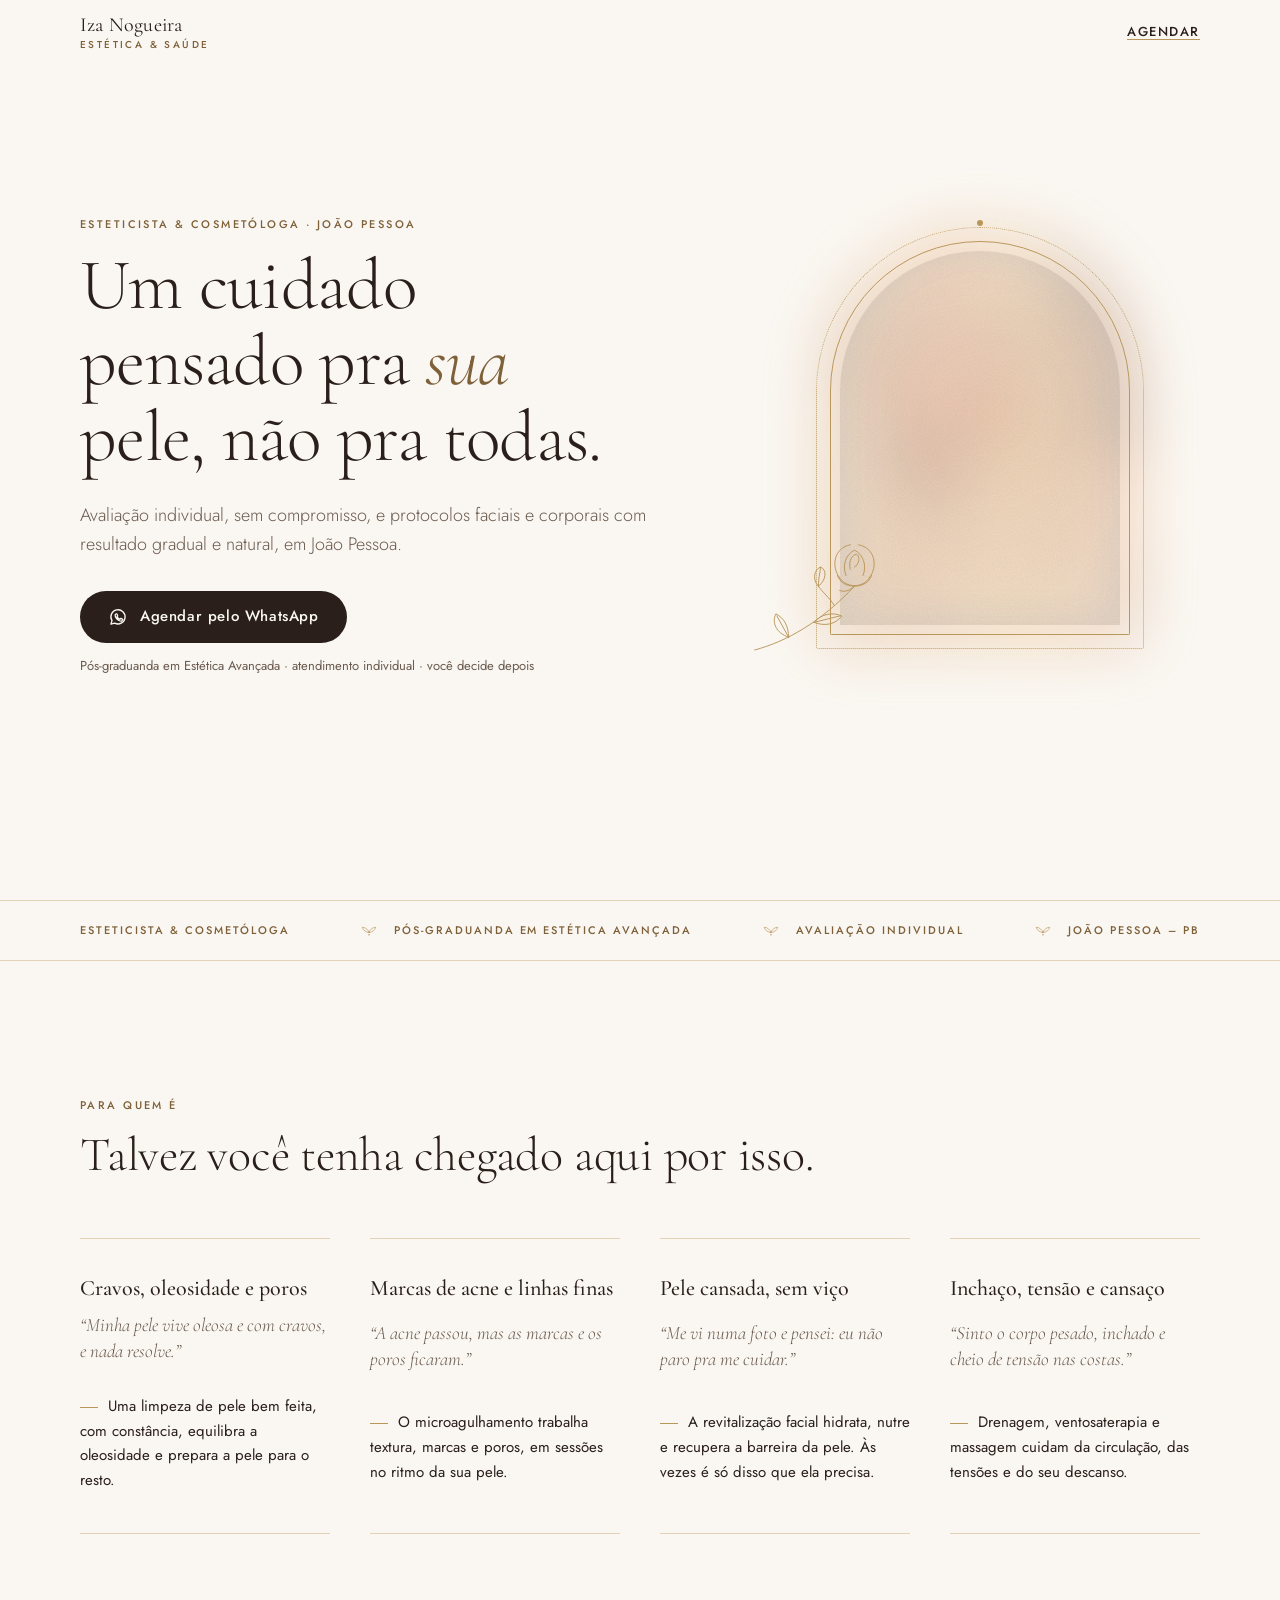
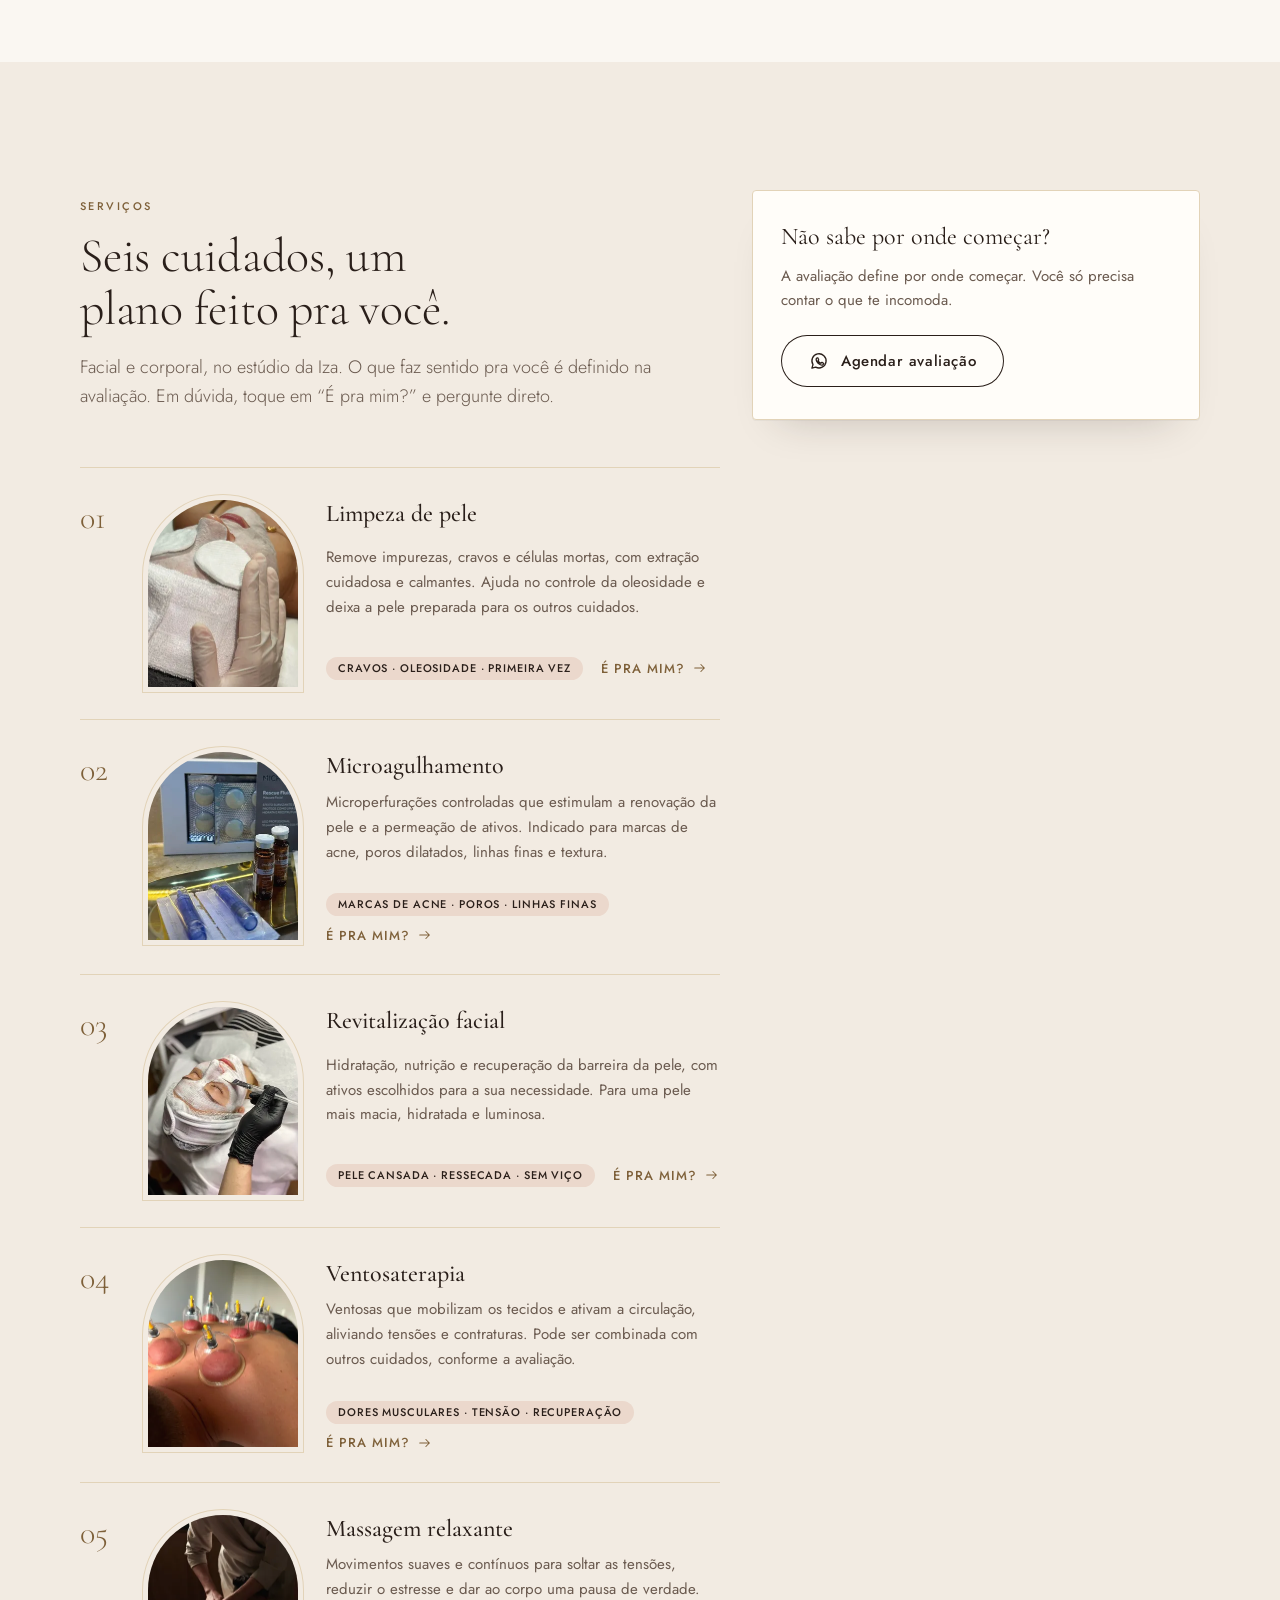
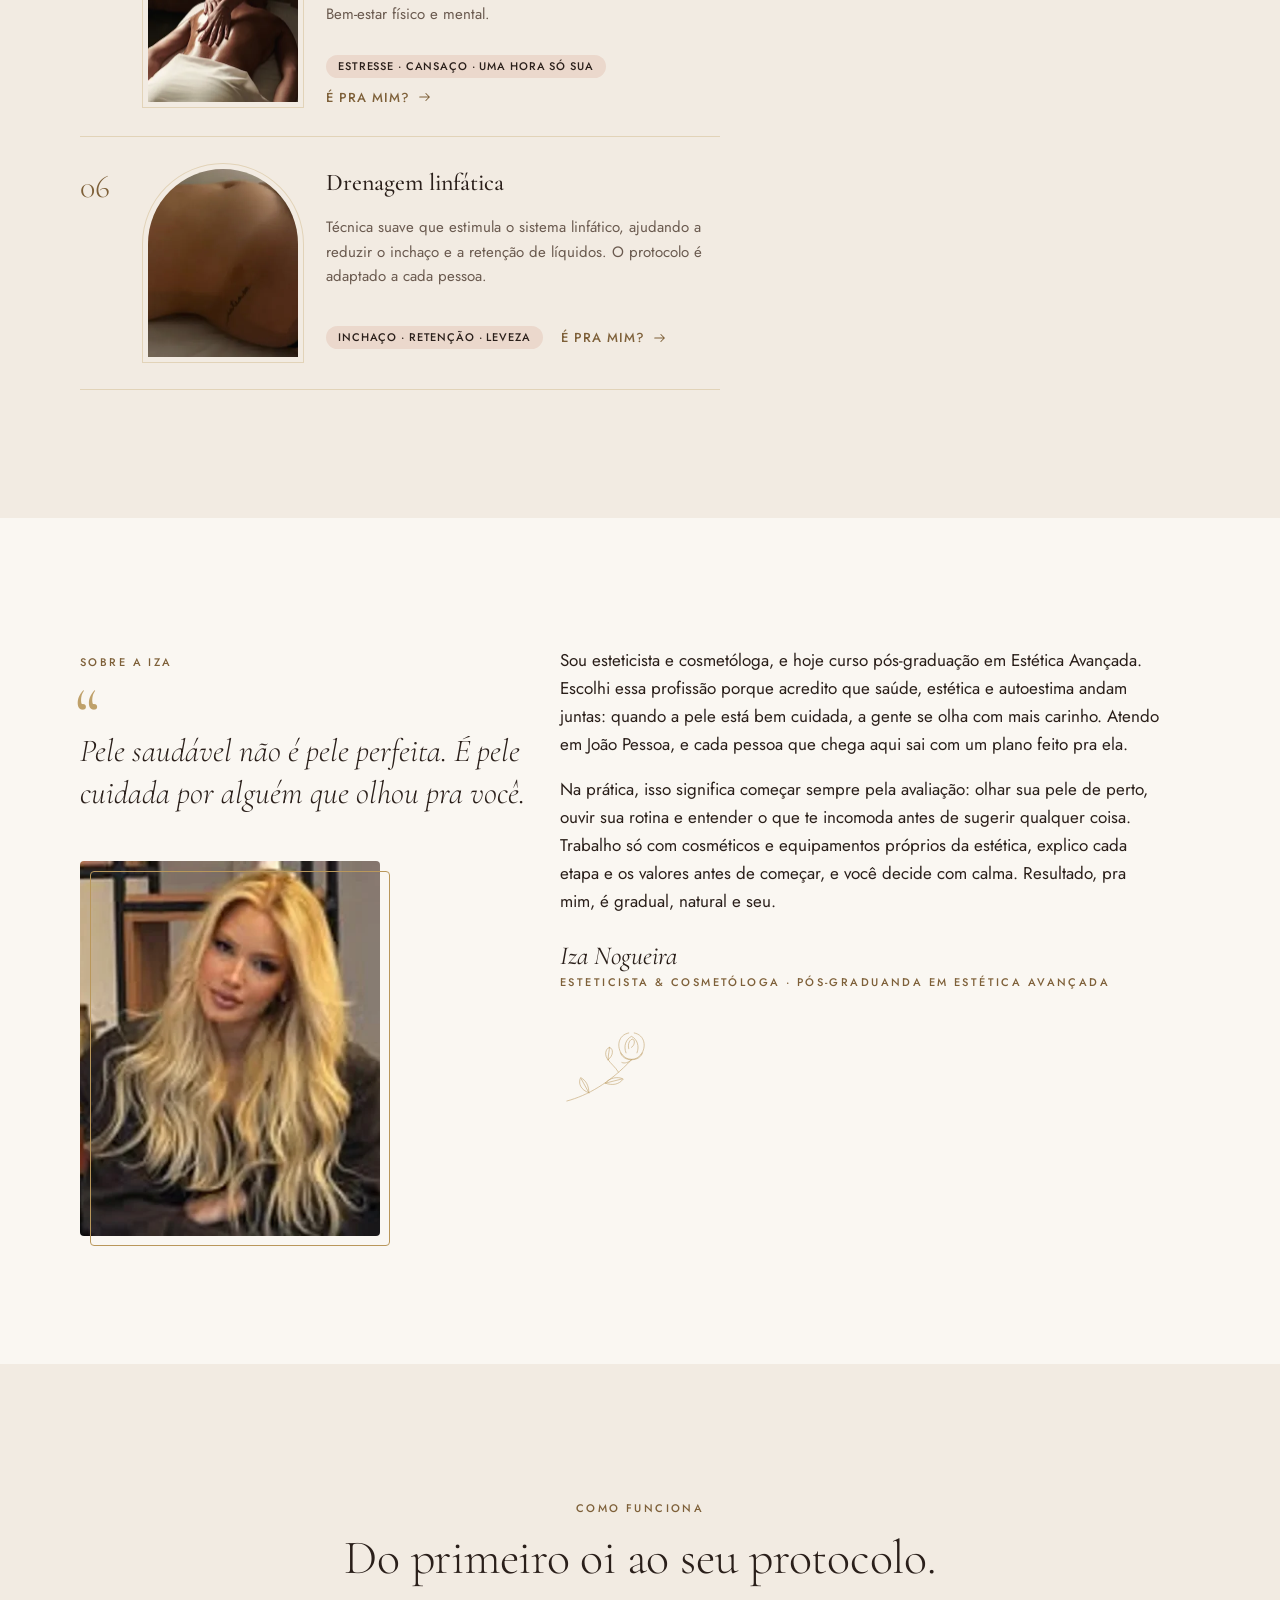
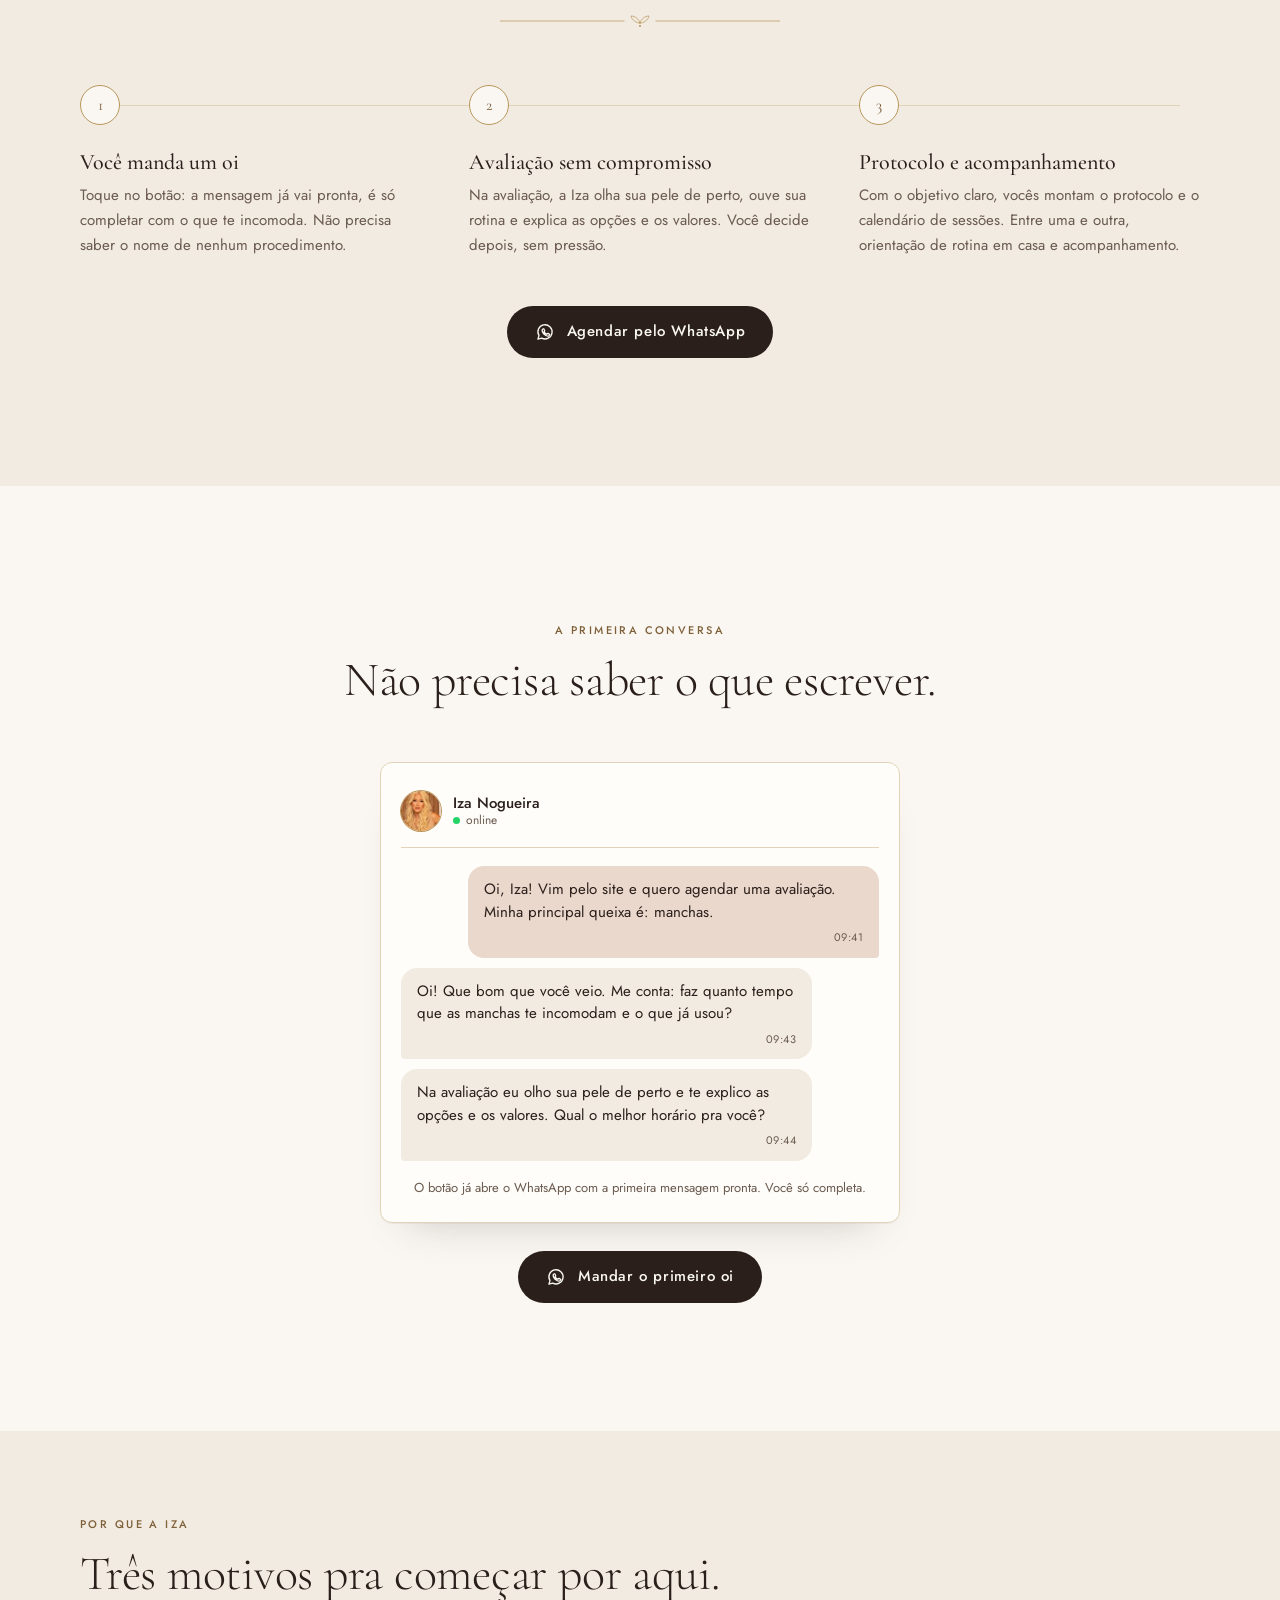
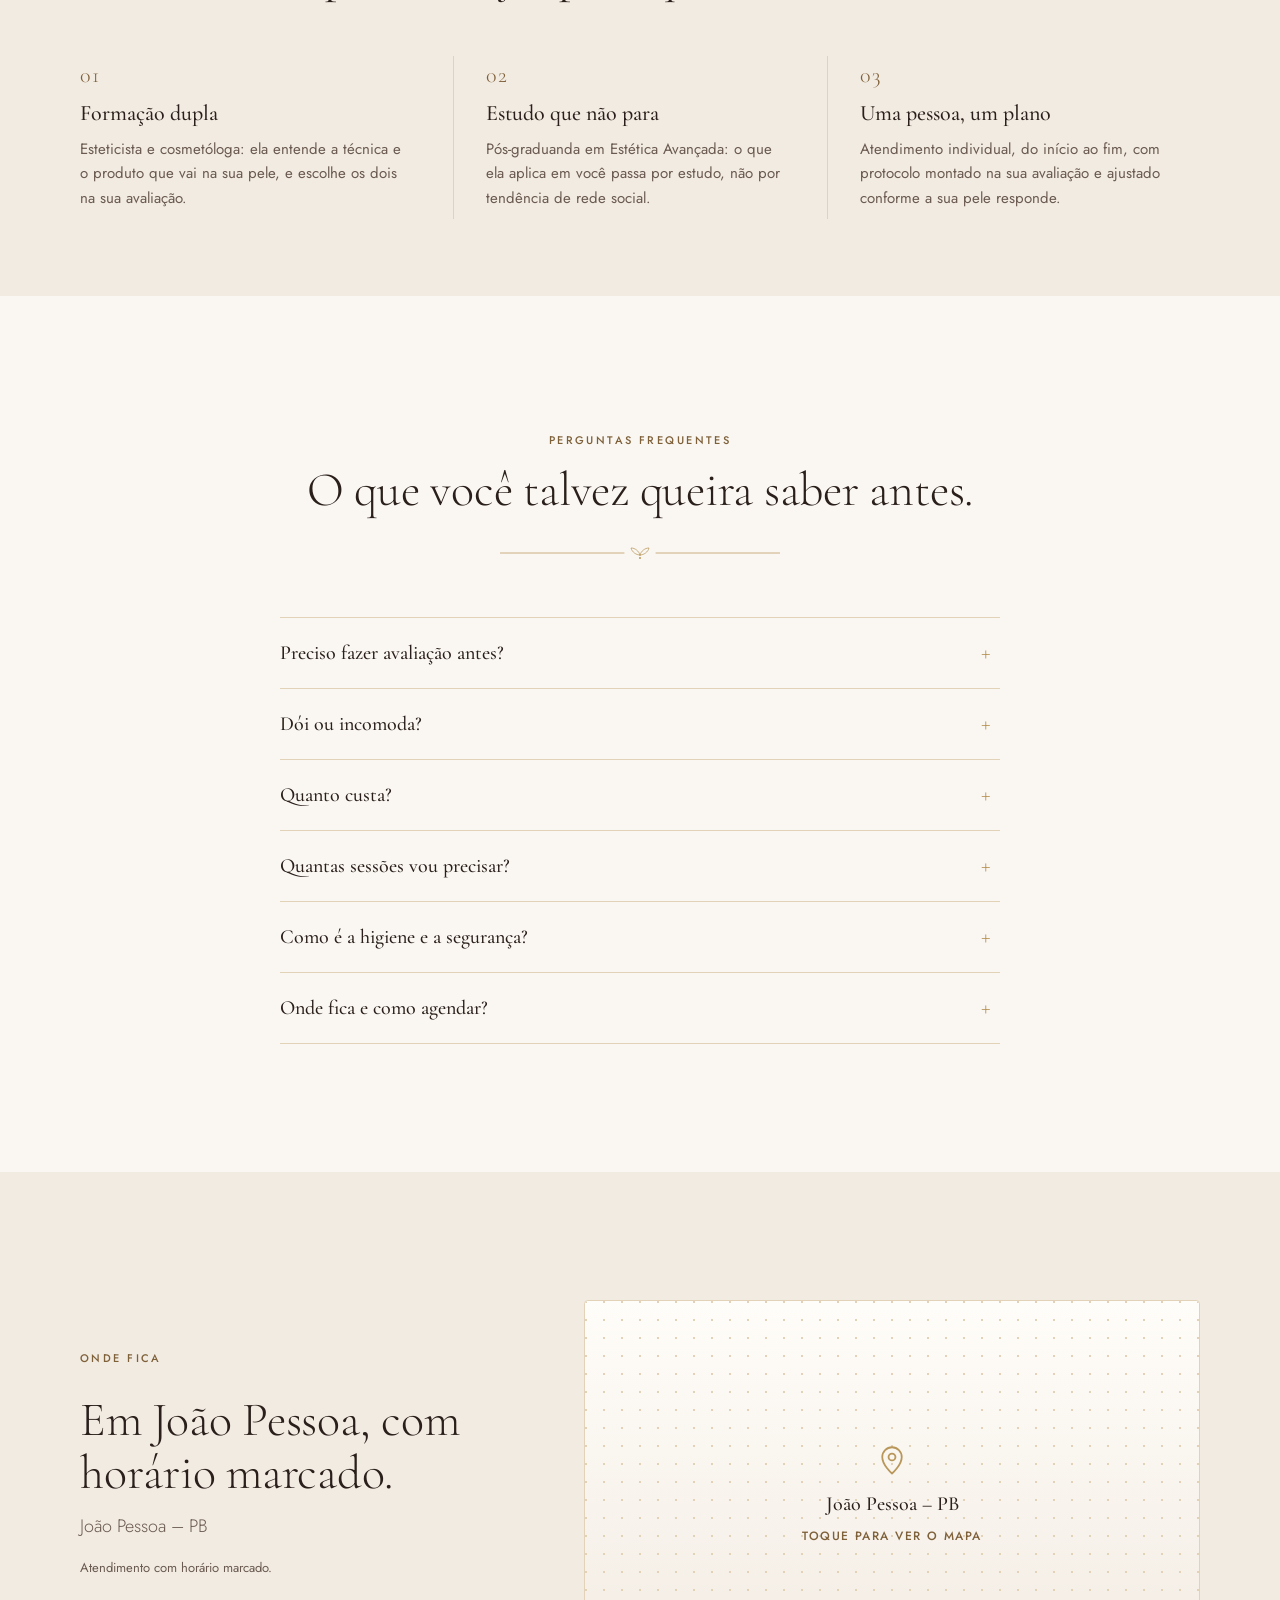
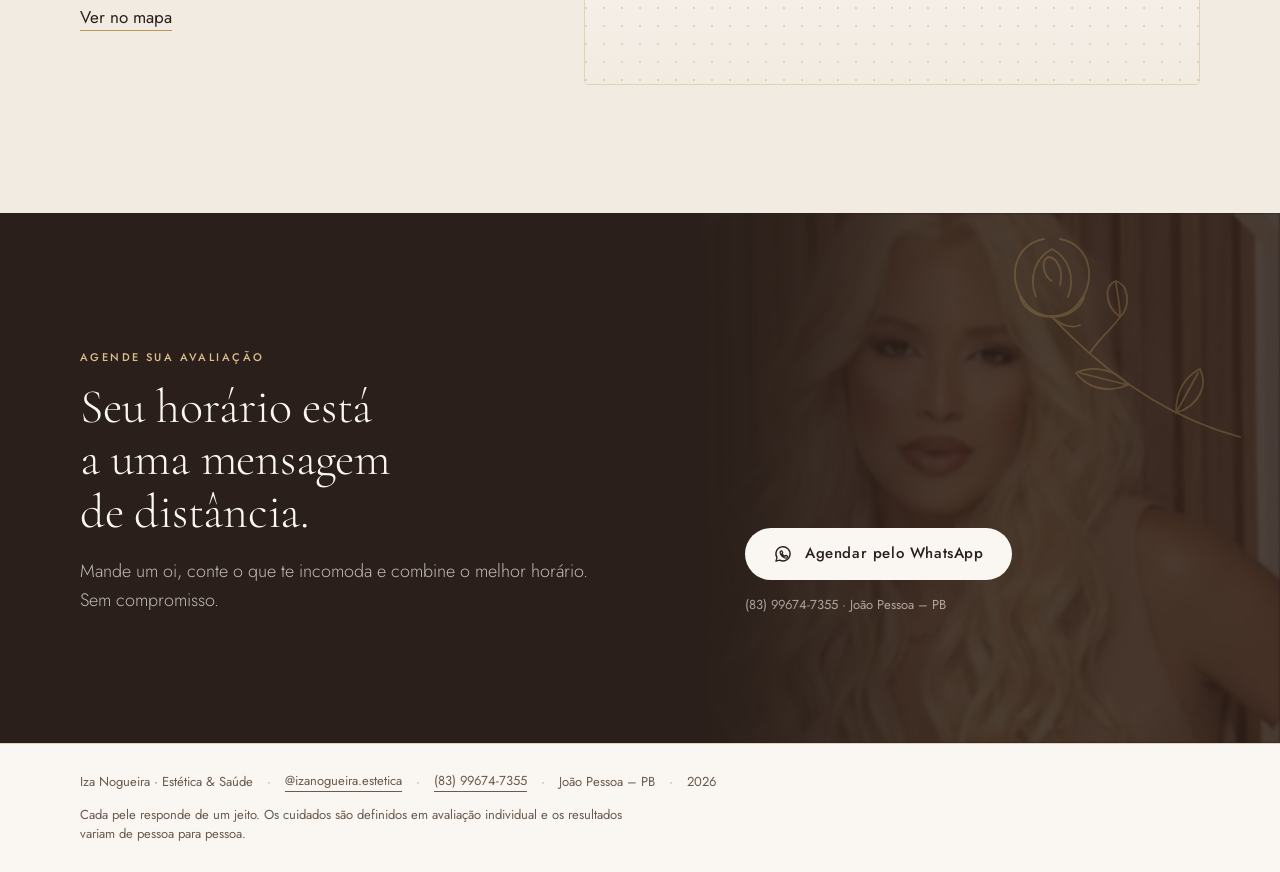
<file: index.html>
<!doctype html>
<html lang="pt-BR">
<head>
  <meta charset="utf-8">
  <meta name="viewport" content="width=device-width, initial-scale=1, viewport-fit=cover">
  <title>Iza Nogueira | Esteticista e Cosmetóloga em João Pessoa</title>
  <meta name="description" content="Esteticista e cosmetóloga em João Pessoa. Avaliação personalizada, sem compromisso, e protocolos pensados pra sua pele. Agende pelo WhatsApp.">
  <meta name="theme-color" content="#FAF7F2">
  <meta name="color-scheme" content="light">
  <!-- RASCUNHO: remova a linha abaixo quando o site for oficial, para o Google indexar. -->
  <meta name="robots" content="noindex">

  <!-- Quando tiver domínio próprio, troque https://abelfluxia.github.io/iza-estetica/ pelo domínio real (canonical, og:url e og:image precisam ser URLs absolutas). -->
  <link rel="canonical" href="https://abelfluxia.github.io/iza-estetica/">
  <meta property="og:type" content="website">
  <meta property="og:locale" content="pt_BR">
  <meta property="og:site_name" content="Iza Nogueira | Estética &amp; Saúde">
  <meta property="og:title" content="Iza Nogueira · Estética &amp; Saúde em João Pessoa">
  <meta property="og:description" content="Avaliação individual e protocolos pensados pra sua pele. Toque e agende pelo WhatsApp.">
  <meta property="og:url" content="https://abelfluxia.github.io/iza-estetica/">
  <meta property="og:image" content="https://abelfluxia.github.io/iza-estetica/assets/og-image.jpg">
  <meta property="og:image:width" content="1200">
  <meta property="og:image:height" content="630">
  <meta property="og:image:alt" content="Iza Nogueira, esteticista e cosmetóloga em João Pessoa">
  <meta name="twitter:card" content="summary_large_image">

  <link rel="icon" href="assets/favicon.svg" type="image/svg+xml">
  <link rel="apple-touch-icon" href="assets/apple-touch-icon.png">

  <link rel="preload" as="font" href="assets/fonts/cormorant-garamond.woff2" type="font/woff2" crossorigin>
  <link rel="preload" as="font" href="assets/fonts/jost.woff2" type="font/woff2" crossorigin>
  <link rel="preload" as="image" imagesrcset="assets/iza-retrato-400.webp 400w, assets/iza-retrato-600.webp 600w, assets/iza-retrato-800.webp 800w" imagesizes="(min-width: 900px) 280px, 212px" type="image/webp" fetchpriority="high">
  <style>
/* ==========================================================================
   Iza Nogueira | Estética & Saúde — landing page
   Conceito: "papel de carta, não cartão de visita".
   Marfim quente, serifa fina, ouro só como traço.
   ========================================================================== */

/* ---------- Fontes (hospedadas junto do site, subconjunto latino, variáveis) ---------- */
@font-face {
  font-family: "Cormorant Garamond";
  font-style: normal;
  font-weight: 300 700;
  font-display: swap;
  src: url("assets/fonts/cormorant-garamond.woff2") format("woff2");
  unicode-range: U+0000-00FF, U+0131, U+0152-0153, U+02BB-02BC, U+02C6, U+02DA, U+02DC, U+0304, U+0308, U+0329, U+2000-206F, U+20AC, U+2122, U+2191, U+2193, U+2212, U+2215, U+FEFF, U+FFFD;
}
@font-face {
  font-family: "Cormorant Garamond";
  font-style: italic;
  font-weight: 300 700;
  font-display: swap;
  src: url("assets/fonts/cormorant-garamond-italic.woff2") format("woff2");
  unicode-range: U+0000-00FF, U+0131, U+0152-0153, U+02BB-02BC, U+02C6, U+02DA, U+02DC, U+0304, U+0308, U+0329, U+2000-206F, U+20AC, U+2122, U+2191, U+2193, U+2212, U+2215, U+FEFF, U+FFFD;
}
@font-face {
  font-family: "Jost";
  font-style: normal;
  font-weight: 100 900;
  font-display: swap;
  src: url("assets/fonts/jost.woff2") format("woff2");
  unicode-range: U+0000-00FF, U+0131, U+0152-0153, U+02BB-02BC, U+02C6, U+02DA, U+02DC, U+0304, U+0308, U+0329, U+2000-206F, U+20AC, U+2122, U+2191, U+2193, U+2212, U+2215, U+FEFF, U+FFFD;
}

/* ---------- Tokens ---------- */
:root {
  --bg: #FAF7F2;
  --bg-alt: #F2EBE2;
  --ink: #2A1F1A;
  --ink-2: #6A5A4F;
  --gold: #B9975B;
  --gold-text: #7E6039;
  --gold-soft: #E2D3B8;
  --gold-dark: #DCC08C;
  --nude: #EBD8CC;
  --white: #FFFDF9;
  --btn: #2A1F1A;
  --btn-hover: #1C1410;
  --btn-text: #FAF7F2;
  --wa: #25D366;

  --font-display: "Cormorant Garamond", Georgia, "Times New Roman", serif;
  --font-sans: "Jost", system-ui, -apple-system, "Segoe UI", sans-serif;

  --container: 1120px;
  --gutter: 20px;
  --section-y: 72px;
  --title-gap: 40px;

  --r-pill: 999px;
  --r-card: 4px;

  --shadow-card: 0 1px 0 rgba(42, 31, 26, .04), 0 24px 40px -28px rgba(42, 31, 26, .25);
  --shadow-float: 0 10px 24px -8px rgba(42, 31, 26, .35);

  --ease: cubic-bezier(.2, .7, .2, 1);
  --header-h: 64px;
}

@media (min-width: 768px) {
  :root { --gutter: 32px; --section-y: 104px; --title-gap: 48px; }
}
@media (min-width: 1024px) {
  :root { --gutter: 48px; --section-y: 128px; --title-gap: 56px; }
}

/* ---------- Reset / base ---------- */
*, *::before, *::after { box-sizing: border-box; }
html {
  -webkit-text-size-adjust: 100%;
  scroll-behavior: smooth;
  scroll-padding-top: calc(var(--header-h) + 16px);
}
body {
  margin: 0;
  background: var(--bg);
  color: var(--ink);
  font: 400 1rem/1.65 var(--font-sans);
  -webkit-font-smoothing: antialiased;
  -moz-osx-font-smoothing: grayscale;
  text-rendering: optimizeLegibility;
  overflow-x: hidden;
}
@media (min-width: 1024px) { body { font-size: 1.0625rem; } }

img, svg, video { display: block; max-width: 100%; }
img { height: auto; }
a { color: inherit; text-decoration: none; }
button { font: inherit; color: inherit; background: none; border: 0; cursor: pointer; }
p { margin: 0 0 1em; }
p:last-child { margin-bottom: 0; }
ul, ol { margin: 0; padding: 0; list-style: none; }
h1, h2, h3, h4 { margin: 0; font-weight: 300; }
strong { font-weight: 500; }
em { font-style: italic; }
address { font-style: normal; }
::selection { background: var(--gold-soft); color: var(--ink); }

:focus-visible { outline: 2px solid var(--gold-text); outline-offset: 3px; border-radius: 2px; }
.btn:focus-visible, .fab:focus-visible { border-radius: var(--r-pill); }

.visually-hidden {
  position: absolute !important; width: 1px; height: 1px; padding: 0; margin: -1px;
  overflow: hidden; clip: rect(0 0 0 0); white-space: nowrap; border: 0;
}

/* ---------- Tipografia ---------- */
.h1, h1 {
  font: 300 clamp(2.5rem, 7.5vw, 4.5rem) / 1.05 var(--font-display);
  letter-spacing: -.01em;
  text-wrap: balance;
}
.h2, h2 {
  font: 300 clamp(2rem, 4.5vw, 3rem) / 1.1 var(--font-display);
  letter-spacing: -.005em;
  text-wrap: balance;
}
.h3, h3 { font: 500 1.5rem / 1.2 var(--font-display); }
h1 em, h2 em { font-style: italic; font-weight: 300; color: var(--gold-text); }

.lead { font: 300 1.125rem / 1.6 var(--font-sans); color: var(--ink-2); max-width: 60ch; text-wrap: pretty; }
.caption { font: 400 .8125rem / 1.45 var(--font-sans); color: var(--ink-2); }
.eyebrow {
  display: inline-block;
  font: 500 .6875rem / 1 var(--font-sans);
  text-transform: uppercase;
  letter-spacing: .22em;
  color: var(--gold-text);
  margin-bottom: 18px;
}
.quote { font: italic 300 1.375rem / 1.4 var(--font-display); text-wrap: pretty; }
.num { font: 300 2.75rem / 1 var(--font-display); color: var(--gold-text); font-variant-numeric: tabular-nums; }
.prose p { max-width: 60ch; text-wrap: pretty; }
.measure { max-width: 680px; }

/* Link com sublinhado que cresce */
.link {
  background-image: linear-gradient(currentColor, currentColor);
  background-size: 100% 1px;
  background-position: 0 100%;
  background-repeat: no-repeat;
  padding-bottom: 2px;
  transition: background-size .25s var(--ease), color .2s;
}
.link:hover { background-size: 100% 2px; }
.link--gold { background-image: linear-gradient(var(--gold), var(--gold)); }

/* ---------- Layout ---------- */
.container {
  width: 100%;
  max-width: calc(var(--container) + var(--gutter) * 2);
  margin-inline: auto;
  padding-inline: var(--gutter);
}
.section { padding-block: var(--section-y); position: relative; }
.section--alt { background: var(--bg-alt); }
.section--dark { background: var(--ink); color: var(--bg); }
.section--tight { padding-block: calc(var(--section-y) * .6); }
.section-head { margin-bottom: var(--title-gap); }
.section-head--center { text-align: center; margin-inline: auto; max-width: 680px; }
.section-head .lead { margin-top: 18px; }
.section-head--center .lead { margin-inline: auto; }

.grid { display: grid; gap: 32px; }
@media (min-width: 900px) {
  .grid--12 { grid-template-columns: repeat(12, minmax(0, 1fr)); align-items: start; }
  .col-5 { grid-column: span 5; }
  .col-6 { grid-column: span 6; }
  .col-7 { grid-column: span 7; }
}

.hairline { border: 0; border-top: 1px solid var(--gold-soft); margin: 0; }

/* Ornamentos */
.orn { display: inline-block; color: var(--gold); line-height: 0; }
.orn svg { width: 100%; height: auto; }
.divider { display: flex; justify-content: center; color: var(--gold); margin: 28px auto 0; }
.divider svg { width: min(280px, 70vw); height: auto; }

/* Tags */
.tag {
  display: inline-block;
  padding: 6px 12px;
  border-radius: var(--r-pill);
  background: var(--nude);
  color: var(--ink);
  font: 500 .6875rem / 1 var(--font-sans);
  letter-spacing: .08em;
  text-transform: uppercase;
  white-space: nowrap;
}

/* ---------- Botões ---------- */
.btn {
  display: inline-flex;
  align-items: center;
  justify-content: center;
  gap: 12px;
  min-height: 52px;
  padding: 0 28px;
  border-radius: var(--r-pill);
  background: var(--btn);
  color: var(--btn-text);
  font: 500 .9375rem / 1 var(--font-sans);
  letter-spacing: .04em;
  text-decoration: none;
  white-space: nowrap;
  transition: background-color .2s, color .2s, transform .2s var(--ease), box-shadow .2s;
}
.btn svg { width: 20px; height: 20px; flex: 0 0 auto; transition: transform .2s var(--ease); }
.btn:hover { background: var(--btn-hover); transform: translateY(-1px); }
.btn:hover svg { transform: translateX(2px); }
.btn:active { transform: translateY(0); }

.btn--ghost { background: transparent; color: var(--ink); box-shadow: inset 0 0 0 1px var(--ink); }
.btn--ghost:hover { background: var(--ink); color: var(--btn-text); }

.btn--invert { background: var(--bg); color: var(--ink); }
.btn--invert:hover { background: var(--white); color: var(--ink); }

.btn--block { width: 100%; }
@media (min-width: 600px) { .btn--block { width: auto; } }

.btn-note { display: block; margin-top: 14px; }

/* ---------- Header ---------- */
.header {
  position: sticky;
  top: 0;
  z-index: 40;
  height: var(--header-h);
  display: flex;
  align-items: center;
  background: transparent;
  transition: background-color .3s, box-shadow .3s, backdrop-filter .3s;
}
.header.is-scrolled {
  background: rgba(250, 247, 242, .86);
  -webkit-backdrop-filter: saturate(140%) blur(10px);
  backdrop-filter: saturate(140%) blur(10px);
  box-shadow: 0 1px 0 var(--gold-soft);
}
.header .container { display: flex; align-items: center; justify-content: space-between; }
.brand { display: flex; flex-direction: column; line-height: 1; gap: 5px; }
.brand__name { font: 400 1.25rem / 1 var(--font-display); letter-spacing: .01em; }
.brand__tag { font: 500 .625rem / 1 var(--font-sans); letter-spacing: .24em; text-transform: uppercase; color: var(--gold-text); }
.header__cta { display: none; font: 500 .8125rem / 1 var(--font-sans); letter-spacing: .12em; text-transform: uppercase; }
@media (min-width: 768px) { .header__cta { display: inline-block; } }

/* ---------- Hero ---------- */
.hero {
  position: relative;
  padding-top: 8px;
  padding-bottom: var(--section-y);
  overflow: hidden;
}
.hero__grid { display: grid; gap: 28px; }
/* No celular a foto vem primeiro: ela é a marca. */
.hero__media { order: -1; }
@media (min-width: 900px) { .hero__media { order: 0; } }
.hero__text { position: relative; z-index: 1; }
.hero__text .eyebrow { text-wrap: balance; }
@media (max-width: 420px) { .hero__text .eyebrow { font-size: .625rem; letter-spacing: .16em; } }
.hero__text h1 { margin-bottom: 22px; }
.hero__text .lead { margin-bottom: 32px; }
.hero__ctas { display: flex; flex-direction: column; align-items: flex-start; gap: 14px; }

@media (min-width: 900px) {
  .hero { padding-top: 48px; min-height: calc(100svh - var(--header-h)); display: flex; align-items: center; }
  .hero > .container { width: 100%; }
  .hero__grid { grid-template-columns: 7fr 5fr; align-items: center; gap: 64px; }
  .hero__text h1 { margin-bottom: 26px; }
}

/* Foto em arco */
.hero__media { position: relative; display: flex; justify-content: center; }
.portrait {
  --w: 196px;
  position: relative;
  width: var(--w);
  aspect-ratio: 3 / 4;
  margin-inline: auto;
  margin-top: 34px;
  margin-bottom: 22px;
  isolation: isolate;
}
@media (min-height: 760px) and (max-width: 899px) { .portrait { --w: 212px; } }
@media (min-width: 900px) { .portrait { --w: 280px; margin-top: 36px; margin-bottom: 44px; } }

.portrait__blob {
  position: absolute;
  inset: -22% -40% -10% -30%;
  background: radial-gradient(closest-side, var(--nude), transparent 72%);
  opacity: .55;
  z-index: -3;
  pointer-events: none;
}
.portrait__halo {
  position: absolute;
  inset: 0;
  border-radius: var(--r-pill) var(--r-pill) var(--r-card) var(--r-card);
  background-size: cover;
  background-position: 50% 20%;
  transform: scale(1.12);
  filter: blur(28px);
  opacity: .32;
  z-index: -2;
  pointer-events: none;
}
.portrait picture, .about__photo picture { display: block; width: 100%; height: 100%; }
.portrait__img {
  position: relative;
  width: 100%;
  height: 100%;
  object-fit: cover;
  object-position: 50% 18%;
  border-radius: var(--r-pill) var(--r-pill) var(--r-card) var(--r-card);
  filter: sepia(.06) saturate(1.05) contrast(.97);
  z-index: 1;
}
.portrait__frame,
.portrait__frame--dots {
  position: absolute;
  inset: -10px;
  border: 1px solid var(--gold);
  border-radius: 999px 999px 8px 8px;
  z-index: 0;
  pointer-events: none;
}
.portrait__frame--dots {
  inset: -24px;
  border: 1px dotted var(--gold);
  border-radius: 999px 999px 12px 12px;
  opacity: .9;
}
.portrait__dot {
  position: absolute;
  top: -31px;
  left: 50%;
  width: 6px;
  height: 6px;
  margin-left: -3px;
  border-radius: 50%;
  background: var(--gold);
  z-index: 2;
}
.portrait__grain {
  position: absolute;
  inset: 0;
  border-radius: var(--r-pill) var(--r-pill) var(--r-card) var(--r-card);
  background-image: url("data:image/svg+xml;utf8,<svg xmlns='http://www.w3.org/2000/svg' width='160' height='160'><filter id='n'><feTurbulence type='fractalNoise' baseFrequency='.9' numOctaves='2' stitchTiles='stitch'/><feColorMatrix values='0 0 0 0 0  0 0 0 0 0  0 0 0 0 0  0 0 0 .9 0'/></filter><rect width='100%' height='100%' filter='url(%23n)'/></svg>");
  background-size: 160px 160px;
  opacity: .07;
  mix-blend-mode: multiply;
  z-index: 2;
  pointer-events: none;
}
.portrait__vignette {
  position: absolute;
  inset: 0;
  border-radius: var(--r-pill) var(--r-pill) var(--r-card) var(--r-card);
  box-shadow: inset 0 0 40px rgba(42, 31, 26, .12);
  z-index: 2;
  pointer-events: none;
}
.portrait__rose {
  position: absolute;
  left: -64px;
  bottom: -26px;
  width: 124px;
  z-index: 3;
  pointer-events: none;
}
@media (min-width: 900px) { .portrait__rose { left: -96px; bottom: -34px; width: 170px; } }

/* ---------- Barra de credenciais ---------- */
.creds {
  border-top: 1px solid var(--gold-soft);
  border-bottom: 1px solid var(--gold-soft);
  padding-block: 22px;
}
.creds__list {
  display: grid;
  grid-template-columns: 1fr 1fr;
  gap: 14px 24px;
}
.creds__item {
  font: 500 .6875rem / 1.4 var(--font-sans);
  letter-spacing: .18em;
  text-transform: uppercase;
  color: var(--gold-text);
  display: flex;
  align-items: center;
  gap: 16px;
}
.creds__item .orn { display: none; width: 18px; flex: 0 0 auto; }
@media (min-width: 900px) {
  .creds__list { display: flex; justify-content: space-between; align-items: center; gap: 24px; }
  .creds__item { white-space: nowrap; }
  .creds__item + .creds__item .orn { display: inline-block; }
}

/* ---------- O que você sente ---------- */
.concerns { display: grid; gap: 0; }
.concern {
  padding: 28px 0;
  border-top: 1px solid var(--gold-soft);
  display: grid;
  gap: 10px;
}
.concern:last-child { border-bottom: 1px solid var(--gold-soft); }
.concern__title { font: 500 1.375rem / 1.2 var(--font-display); }
.concern__voice { font: italic 300 1.1875rem / 1.4 var(--font-display); color: var(--ink-2); }
.concern__answer { font-size: .9375rem; color: var(--ink); max-width: 46ch; }
.concern__answer::before {
  content: "";
  display: inline-block;
  width: 18px;
  height: 1px;
  background: var(--gold);
  vertical-align: middle;
  margin-right: 10px;
}
@media (min-width: 768px) {
  .concerns { grid-template-columns: 1fr 1fr; column-gap: 48px; }
  .concern:nth-last-child(2) { border-bottom: 1px solid var(--gold-soft); }
  .concern { padding: 34px 0; }
}
@media (min-width: 1024px) {
  .concerns { grid-template-columns: repeat(4, 1fr); column-gap: 40px; }
  .concern { border-bottom: 1px solid var(--gold-soft); padding: 36px 0 40px; }
}

/* ---------- Protocolos ---------- */
.protocols { border-top: 1px solid var(--gold-soft); }
.protocol {
  display: grid;
  grid-template-columns: 104px 1fr;
  grid-template-areas: "photo num" "photo head" "desc desc" "meta meta";
  column-gap: 18px;
  row-gap: 10px;
  padding: 28px 0;
  border-bottom: 1px solid var(--gold-soft);
  align-items: start;
  align-content: start;
}
.protocol__photo { grid-area: photo; position: relative; width: 104px; aspect-ratio: 4 / 5; }
.protocol__photo img { width: 100%; height: 100%; object-fit: cover; display: block; border-radius: 999px 999px var(--r-card) var(--r-card); filter: sepia(.06) saturate(1.05) contrast(.97); }
.protocol__photo::after { content: ""; position: absolute; inset: -6px; border: 1px solid var(--gold-soft); border-radius: 999px 999px 7px 7px; pointer-events: none; transition: border-color .25s; }
.protocol__num { grid-area: num; align-self: end; font: 500 .75rem / 1 var(--font-sans); letter-spacing: .2em; color: var(--gold-text); transition: color .25s; }
.protocol__head { grid-area: head; align-self: start; }
.protocol__desc { grid-area: desc; }
.protocol__meta { grid-area: meta; }
.protocol__title {
  font: 500 1.5rem / 1.15 var(--font-display);
  display: flex;
  align-items: center;
  gap: 0;
}
.protocol__title::before {
  content: "";
  display: inline-block;
  width: 0;
  height: 1px;
  background: var(--gold);
  transition: width .3s var(--ease), margin-right .3s var(--ease);
  margin-right: 0;
}
.protocol__desc { color: var(--ink-2); font-size: .9375rem; max-width: 56ch; }
.protocol__meta { display: flex; flex-wrap: wrap; align-items: center; gap: 12px 18px; margin-top: 4px; }
.protocol__link {
  font: 500 .8125rem / 1 var(--font-sans);
  letter-spacing: .08em;
  text-transform: uppercase;
  color: var(--gold-text);
  display: inline-flex;
  align-items: center;
  gap: 8px;
}
.protocol__link svg { width: 14px; height: 14px; transition: transform .2s var(--ease); }
.protocol__link:hover svg { transform: translateX(3px); }

@media (hover: hover) {
  .protocol:hover .protocol__num { color: var(--gold); }
  .protocol:hover .protocol__title::before { width: 24px; margin-right: 12px; }
}
@media (min-width: 900px) {
  .protocol { grid-template-columns: 2.5rem 150px 1fr; grid-template-areas: "num photo head" "num photo desc" "num photo meta"; column-gap: 28px; row-gap: 10px; padding: 32px 0; }
  .protocol__num { align-self: start; font: 300 2rem / 1 var(--font-display); letter-spacing: 0; padding-top: 2px; }
  .protocol__photo { width: 150px; }
  .protocol:hover .protocol__photo::after { border-color: var(--gold); }
}

.aside-card {
  padding: 32px 28px;
  border: 1px solid var(--gold-soft);
  border-radius: var(--r-card);
  background: var(--white);
  box-shadow: var(--shadow-card);
}
.aside-card h3 { margin-bottom: 12px; font-weight: 400; }
.aside-card p { color: var(--ink-2); margin-bottom: 22px; font-size: .9375rem; }
@media (min-width: 900px) {
  .aside-card { position: sticky; top: calc(var(--header-h) + 32px); }
}

/* ---------- Sobre ---------- */
.about__quote { position: relative; padding-top: 44px; }
.about__quote::before {
  content: "\201C";
  position: absolute;
  top: -10px;
  left: -6px;
  font: 300 5rem / 1 var(--font-display);
  color: var(--gold);
  opacity: .9;
}
.about__quote .quote { font-size: clamp(1.5rem, 3vw, 2rem); line-height: 1.3; }
.about__photo {
  position: relative;
  width: min(100%, 300px);
  aspect-ratio: 4 / 5;
  margin-top: 36px;
}
.about__photo img {
  width: 100%; height: 100%; object-fit: cover; object-position: 50% 25%;
  border-radius: var(--r-card);
  filter: sepia(.06) saturate(1.05) contrast(.97);
}
.about__photo::after {
  content: "";
  position: absolute;
  inset: 0;
  transform: translate(10px, 10px);
  border: 1px solid var(--gold);
  border-radius: var(--r-card);
  pointer-events: none;
}
.signature { margin-top: 28px; display: grid; gap: 8px; }
.signature__name { font: italic 400 1.625rem / 1 var(--font-display); }
.signature .eyebrow { margin: 0; }
.about__rose { width: 110px; margin-top: 36px; opacity: .85; margin-left: auto; }
@media (min-width: 900px) {
  .about__photo { margin-top: 48px; }
}

/* ---------- Galeria "O espaço" (oculta até existirem fotos) ---------- */
.gallery { display: grid; grid-template-columns: 1fr 1fr; gap: 12px; }
.gallery figure { margin: 0; position: relative; }
.gallery img {
  width: 100%; aspect-ratio: 4 / 5; object-fit: cover; border-radius: var(--r-card);
  filter: sepia(.06) saturate(1.05) contrast(.97);
}
.gallery figure:first-child { grid-column: 1 / -1; }
.gallery figure:first-child img { aspect-ratio: 16 / 10; }
.gallery figcaption { margin-top: 10px; }
.gallery figcaption .eyebrow { margin: 0; }
@media (min-width: 900px) {
  .gallery { grid-template-columns: 5fr 4fr 4fr; gap: 24px; align-items: end; }
  .gallery figure:first-child { grid-column: auto; }
  .gallery figure:first-child img { aspect-ratio: 4 / 5; }
  .gallery figure:nth-child(2) { margin-bottom: 48px; }
}

/* ---------- Como funciona ---------- */
.steps { position: relative; display: grid; gap: 36px; padding-left: 60px; }
.steps::before {
  content: "";
  position: absolute;
  left: 20px;
  top: 20px;
  bottom: 20px;
  width: 1px;
  background: var(--gold-soft);
}
.step { position: relative; }
.step__n {
  position: absolute;
  left: -60px;
  top: 0;
  width: 40px;
  height: 40px;
  border-radius: 50%;
  border: 1px solid var(--gold);
  background: var(--bg);
  display: grid;
  place-items: center;
  font: 400 1rem / 1 var(--font-display);
  color: var(--gold-text);
}
.step h3 { font-size: 1.375rem; margin-bottom: 8px; padding-top: 8px; }
.step p { color: var(--ink-2); font-size: .9375rem; max-width: 40ch; }
@media (min-width: 900px) {
  .steps { grid-template-columns: repeat(3, 1fr); gap: 48px; padding-left: 0; }
  .steps::before { left: 20px; right: 20px; top: 20px; bottom: auto; width: auto; height: 1px; }
  .step { padding-top: 64px; }
  .step__n { left: 0; }
  .step__n::after {
    content: "";
    position: absolute;
    right: -4px;
    top: 50%;
    width: 6px;
    height: 6px;
    margin-top: -3px;
    border-radius: 50%;
    background: var(--gold);
    transform: translateX(100%);
    opacity: 0;
  }
  .step h3 { padding-top: 0; }
}
.steps-cta { margin-top: 48px; display: flex; flex-direction: column; gap: 14px; align-items: flex-start; }
@media (min-width: 900px) { .steps-cta { align-items: center; text-align: center; } }

/* ---------- Primeira conversa ---------- */
.chat {
  max-width: 520px;
  margin-inline: auto;
  padding: 28px 20px 24px;
  border: 1px solid var(--gold-soft);
  border-radius: 12px;
  background: var(--white);
  box-shadow: var(--shadow-card);
  position: relative;
}
.chat__head {
  display: flex; align-items: center; gap: 12px;
  padding-bottom: 16px; margin-bottom: 18px;
  border-bottom: 1px solid var(--gold-soft);
}
.chat__avatar {
  width: 40px; height: 40px; border-radius: 50%; overflow: hidden; flex: 0 0 auto;
  box-shadow: 0 0 0 1px var(--gold);
}
.chat__avatar img { width: 100%; height: 100%; object-fit: cover; object-position: 50% 20%; }
.chat__who { display: grid; gap: 3px; line-height: 1; }
.chat__who strong { font: 500 .9375rem / 1 var(--font-sans); }
.chat__who span { font: 400 .75rem / 1 var(--font-sans); color: var(--ink-2); display: inline-flex; align-items: center; gap: 6px; }
.chat__who span::before { content: ""; width: 7px; height: 7px; border-radius: 50%; background: var(--wa); display: inline-block; }
.chat__stream { display: grid; gap: 10px; }
.bubble {
  max-width: 86%;
  padding: 12px 16px;
  border-radius: 16px 16px 16px 4px;
  background: var(--bg-alt);
  font-size: .9375rem;
  line-height: 1.5;
  position: relative;
}
.bubble--me {
  justify-self: end;
  background: var(--nude);
  border-radius: 16px 16px 4px 16px;
}
.bubble time {
  display: block;
  margin-top: 6px;
  font-size: .6875rem;
  color: var(--ink-2);
  text-align: right;
  letter-spacing: .04em;
}
.chat__note { text-align: center; margin-top: 18px; }
.chat__cta { display: flex; justify-content: center; margin-top: 28px; }

/* ---------- Por que a Iza ---------- */
.reasons { display: grid; gap: 0; }
.reason { padding: 28px 0; border-top: 1px solid var(--gold-soft); }
.reason:last-child { border-bottom: 1px solid var(--gold-soft); }
.reason__n { display: block; font: 300 1.375rem / 1 var(--font-display); letter-spacing: .04em; color: var(--gold-text); margin-bottom: 14px; }
.reason h3 { font-size: 1.375rem; margin-bottom: 10px; }
.reason p { color: var(--ink-2); font-size: .9375rem; max-width: 40ch; }
@media (min-width: 900px) {
  .reasons { grid-template-columns: repeat(3, 1fr); }
  .reason { padding: 8px 40px 8px 0; border: 0; border-left: 1px solid var(--gold-soft); padding-left: 32px; }
  .reason:first-child { border-left: 0; padding-left: 0; }
  .reason:last-child { border-bottom: 0; padding-right: 0; }
}

/* ---------- Depoimentos (oculto até existirem reais) ---------- */
.testimonials {
  display: flex;
  gap: 24px;
  overflow-x: auto;
  scroll-snap-type: x mandatory;
  scrollbar-width: none;
  margin-inline: calc(var(--gutter) * -1);
  padding-inline: var(--gutter);
  padding-bottom: 8px;
}
.testimonials::-webkit-scrollbar { display: none; }
.testimonial {
  flex: 0 0 85%;
  scroll-snap-align: start;
  padding: 8px 0;
}
.testimonial .quote { font-size: 1.25rem; margin-bottom: 18px; }
.testimonial__who { display: grid; gap: 4px; }
.testimonial__who .eyebrow { margin: 0; }
@media (min-width: 900px) {
  .testimonials { display: grid; grid-template-columns: repeat(3, 1fr); gap: 0; overflow: visible; margin: 0; padding: 0; }
  .testimonial { flex: none; padding: 8px 40px 8px 32px; border-left: 1px solid var(--gold-soft); }
  .testimonial:first-child { border-left: 0; padding-left: 0; }
  .testimonial:last-child { padding-right: 0; }
}

/* ---------- FAQ ---------- */
.faq { max-width: 720px; margin-inline: auto; border-top: 1px solid var(--gold-soft); }
.faq details { border-bottom: 1px solid var(--gold-soft); }
.faq summary {
  list-style: none;
  cursor: pointer;
  display: flex;
  align-items: flex-start;
  justify-content: space-between;
  gap: 20px;
  padding: 22px 0;
  font: 500 1.25rem / 1.3 var(--font-display);
}
.faq summary::-webkit-details-marker { display: none; }
.faq summary::after {
  content: "+";
  flex: 0 0 auto;
  width: 28px;
  height: 28px;
  display: grid;
  place-items: center;
  color: var(--gold);
  font: 300 1.5rem / 1 var(--font-display);
  transition: transform .3s var(--ease);
  margin-top: -2px;
}
.faq details[open] summary::after { transform: rotate(45deg); }
.faq__a { padding: 0 44px 24px 0; color: var(--ink-2); font-size: .9375rem; max-width: 60ch; }
.faq details[open] .faq__a { animation: faq-in .35s var(--ease); }
@keyframes faq-in { from { opacity: 0; transform: translateY(-4px); } to { opacity: 1; transform: none; } }

/* ---------- Localização ---------- */
.location { display: grid; gap: 32px; }
.location__info { display: grid; gap: 12px; }
.location__info .caption { margin-top: 6px; }
.location__map {
  position: relative;
  aspect-ratio: 16 / 10;
  border-radius: var(--r-card);
  overflow: hidden;
  border: 1px solid var(--gold-soft);
  background: var(--bg);
}
.location__map iframe {
  position: absolute; inset: 0;
  width: 100%; height: 100%; border: 0; display: block;
  filter: sepia(.25) saturate(.7) contrast(.95);
}
/* Fachada: o mapa do Google (pesado) só carrega quando a pessoa toca */
.map-facade {
  position: absolute; inset: 0;
  width: 100%; height: 100%;
  display: grid; place-items: center; align-content: center; gap: 14px;
  padding: 24px;
  background:
    radial-gradient(circle at 1px 1px, var(--gold-soft) 1px, transparent 1.5px) 0 0 / 18px 18px,
    linear-gradient(180deg, var(--white), var(--bg-alt));
  color: var(--ink);
  text-align: center;
  cursor: pointer;
  transition: background-color .2s;
}
.map-facade svg { width: 36px; height: 36px; color: var(--gold); }
.map-facade strong { font: 500 1.25rem / 1.2 var(--font-display); }
.map-facade span { font: 500 .75rem / 1 var(--font-sans); letter-spacing: .12em; text-transform: uppercase; color: var(--gold-text); }
.map-facade:hover strong { text-decoration: underline; text-decoration-color: var(--gold); text-underline-offset: 4px; }
.location__map.is-loaded .map-facade { display: none; }
@media (min-width: 900px) {
  .location { grid-template-columns: 5fr 7fr; align-items: center; gap: 64px; }
}

/* ---------- CTA final ---------- */
.final { overflow: hidden; }
.final::before {
  content: "";
  position: absolute;
  right: -10%;
  top: 0;
  bottom: 0;
  width: 70%;
  background: url("assets/iza-retrato-600.webp") center 20% / cover no-repeat;
  opacity: .14;
  filter: grayscale(.3) blur(1.5px);
  -webkit-mask-image: linear-gradient(90deg, transparent, #000 45%, #000);
  mask-image: linear-gradient(90deg, transparent, #000 45%, #000);
  pointer-events: none;
}
@media (min-width: 900px) { .final::before { right: 0; width: 46%; opacity: .16; } }
.final .eyebrow { color: var(--gold-dark); }
.final h2 { color: var(--bg); max-width: 16ch; }
.final .lead { color: rgba(250, 247, 242, .72); }
.final__rose {
  position: absolute;
  right: -30px;
  top: -10px;
  width: 260px;
  opacity: .3;
  color: var(--gold);
  pointer-events: none;
  transform: scaleX(-1);
}
.final__inner { position: relative; z-index: 1; display: grid; gap: 28px; }
.final__cta { display: flex; flex-direction: column; align-items: flex-start; gap: 16px; }
.final .caption { color: rgba(250, 247, 242, .6); }
@media (min-width: 900px) {
  .final__inner { grid-template-columns: 7fr 5fr; align-items: end; }
  .final__cta { align-items: flex-start; }
  .final__rose { right: 20px; top: 0; width: 320px; }
}

/* ---------- Footer ---------- */
.footer { border-top: 1px solid var(--gold-soft); padding: 28px 0 calc(28px + 72px); }
.footer__row { display: flex; flex-wrap: wrap; gap: 8px 14px; align-items: center; }
.footer__row .sep { color: var(--gold); }
.footer__legal { margin-top: 14px; max-width: 70ch; }
@media (min-width: 900px) { .footer { padding-bottom: 28px; } }

/* ---------- Botão flutuante ---------- */
.fab {
  position: fixed;
  right: 20px;
  bottom: calc(20px + env(safe-area-inset-bottom));
  z-index: 50;
  display: inline-flex;
  align-items: center;
  gap: 0;
  height: 56px;
  min-width: 56px;
  padding: 0 17px;
  border-radius: var(--r-pill);
  background: var(--btn);
  color: var(--btn-text);
  box-shadow: var(--shadow-float);
  font: 500 .875rem / 1 var(--font-sans);
  letter-spacing: .04em;
  opacity: 0;
  transform: translateY(12px);
  pointer-events: none;
  transition: opacity .35s var(--ease), transform .35s var(--ease), gap .25s var(--ease), background-color .2s;
}
.fab.is-visible { opacity: 1; transform: none; pointer-events: auto; }
.fab svg { width: 22px; height: 22px; flex: 0 0 auto; }
.fab__label { max-width: 0; overflow: hidden; white-space: nowrap; transition: max-width .3s var(--ease); }
.fab::after {
  content: "";
  position: absolute;
  top: 5px;
  right: 5px;
  width: 10px;
  height: 10px;
  border-radius: 50%;
  background: var(--wa);
  box-shadow: 0 0 0 2px var(--bg);
}
.fab:hover { background: var(--btn-hover); }
@media (min-width: 1024px) {
  .fab { right: 28px; bottom: 28px; }
  .fab:hover, .fab:focus-visible { gap: 10px; }
  .fab:hover .fab__label, .fab:focus-visible .fab__label { max-width: 160px; }
}

/* ---------- Motion ---------- */
.reveal {
  opacity: 0;
  transform: translateY(14px);
  transition: opacity .7s var(--ease), transform .7s var(--ease);
  transition-delay: calc(var(--i, 0) * 80ms);
}
.reveal.is-in { opacity: 1; transform: none; }

/* stroke-dasharray/offset são herdadas → funcionam nos paths dentro de <use> (cada path tem pathLength="1") */
.draw { stroke-dasharray: 1; stroke-dashoffset: 1; transition: stroke-dashoffset 1.8s ease .25s; }
.draw.is-in { stroke-dashoffset: 0; }

@media (prefers-reduced-motion: reduce) {
  html { scroll-behavior: auto; }
  .reveal { transform: none; transition: opacity .3s; }
  .btn:hover, .btn:hover svg, .protocol__link:hover svg { transform: none; }
  .draw { stroke-dashoffset: 0; transition: none; }
  .fab { transition: opacity .2s; transform: none; }
  .faq details[open] .faq__a { animation: none; }
}

/* ---------- Impressão ---------- */
@media print {
  .fab, .header__cta { display: none !important; }
  .reveal { opacity: 1 !important; transform: none !important; }
}
  </style>

  <script type="application/ld+json">
  {
    "@context": "https://schema.org",
    "@type": "HealthAndBeautyBusiness",
    "name": "Iza Nogueira | Estética & Saúde",
    "description": "Esteticista e cosmetóloga em João Pessoa. Avaliação individual e protocolos faciais e corporais personalizados.",
    "image": "https://abelfluxia.github.io/iza-estetica/assets/og-image.jpg",
    "url": "https://abelfluxia.github.io/iza-estetica/",
    "telephone": "+55-83-99674-7355",
    "address": {
      "@type": "PostalAddress",
      "addressLocality": "João Pessoa",
      "addressRegion": "PB",
      "addressCountry": "BR"
    },
    "sameAs": ["https://www.instagram.com/izanogueira.estetica/"],
    "founder": {
      "@type": "Person",
      "name": "Iza Nogueira",
      "jobTitle": "Esteticista e Cosmetóloga"
    }
  }
  </script>

  <!-- Analytics (opcional). Descomente e preencha os IDs quando tiver.
  <script async src="https://www.googletagmanager.com/gtag/js?id=G-XXXXXXXXXX"></script>
  <script>window.dataLayer=window.dataLayer||[];function gtag(){dataLayer.push(arguments)}gtag('js',new Date());gtag('config','G-XXXXXXXXXX');</script>
  <script>!function(f,b,e,v,n,t,s){if(f.fbq)return;n=f.fbq=function(){n.callMethod?n.callMethod.apply(n,arguments):n.queue.push(arguments)};if(!f._fbq)f._fbq=n;n.push=n;n.loaded=!0;n.version='2.0';n.queue=[];t=b.createElement(e);t.async=!0;t.src=v;s=b.getElementsByTagName(e)[0];s.parentNode.insertBefore(t,s)}(window,document,'script','https://connect.facebook.net/en_US/fbevents.js');fbq('init','SEU_PIXEL_ID');fbq('track','PageView');</script>
  -->
</head>
<body>

  <!-- Ornamentos reutilizáveis -->
  <svg width="0" height="0" style="position:absolute" aria-hidden="true" focusable="false">
    <defs>
      <symbol id="o-rose" viewBox="0 0 160 120">
        <g fill="none" stroke="currentColor" stroke-width=".9" stroke-linecap="round" stroke-linejoin="round">
          <path pathLength="1" d="M10 112C40 104 72 86 104 52"/>
          <path pathLength="1" d="M42 100C30 96 26 86 30 78 38 82 42 90 42 100Z"/><path pathLength="1" d="M42 100 31 80"/>
          <path pathLength="1" d="M66 86C76 90 86 88 92 80 84 76 72 78 66 86Z"/><path pathLength="1" d="M66 86 90 80"/>
          <path pathLength="1" d="M85 70C80 62 74 58 70 52"/>
          <path pathLength="1" d="M70 52C64 46 66 36 72 34 78 36 78 46 70 52Z"/><path pathLength="1" d="M70 52C70 44 72 38 72 34"/>
          <g transform="translate(-8 -2)">
            <path pathLength="1" d="M98 46C90 36 92 18 108 15M126 46C134 36 132 18 116 15"/>
            <path pathLength="1" d="M98 46C104 56 120 56 126 46"/>
            <path pathLength="1" d="M104 44C100 34 104 24 112 20 120 24 124 34 120 44"/>
            <path pathLength="1" d="M108 38C106 30 110 24 114 24 118 26 116 34 112 36"/>
            <path pathLength="1" d="M112 54C104 54 98 50 96 44M112 54C120 54 126 50 128 44M112 54C108 58 102 60 98 58"/>
          </g>
        </g>
      </symbol>
      <symbol id="o-divider" viewBox="0 0 280 16">
        <g fill="none" stroke="currentColor" stroke-width=".75" stroke-linecap="round" stroke-linejoin="round">
          <path d="M0 8H124M156 8H280"/>
          <path d="M140 10C136 10 132 7 131 3 135 3 139 6 140 10ZM140 10C144 10 148 7 149 3 145 3 141 6 140 10Z"/>
          <circle cx="140" cy="13" r="1" fill="currentColor" stroke="none"/>
        </g>
      </symbol>
      <symbol id="o-leaf" viewBox="128 0 24 16">
        <g fill="none" stroke="currentColor" stroke-width=".9" stroke-linecap="round" stroke-linejoin="round">
          <path d="M140 10C136 10 132 7 131 3 135 3 139 6 140 10ZM140 10C144 10 148 7 149 3 145 3 141 6 140 10Z"/>
          <circle cx="140" cy="13" r="1" fill="currentColor" stroke="none"/>
        </g>
      </symbol>
      <symbol id="i-wa" viewBox="0 0 24 24">
        <g fill="none" stroke="currentColor" stroke-width="1.6" stroke-linecap="round" stroke-linejoin="round">
          <path d="M3.5 20.5l1.3-4.2A8.5 8.5 0 1 1 8 19.3L3.5 20.5z"/>
          <path d="M9.2 8.6c.2-.4.4-.4.7-.4h.5c.2 0 .4.1.5.4l.7 1.6c.1.2 0 .4-.1.6l-.5.6c-.1.1-.1.3 0 .5a6 6 0 0 0 2.9 2.7c.2.1.4.1.5-.1l.6-.7c.2-.2.4-.2.6-.1l1.6.8c.3.1.4.3.4.5-.1.8-.6 1.6-1.4 1.8-.8.3-1.8.1-3.1-.6a9.5 9.5 0 0 1-3.8-3.7c-.7-1.3-.9-2.3-.6-3.1z"/>
        </g>
      </symbol>
      <symbol id="i-arrow" viewBox="0 0 16 16">
        <g fill="none" stroke="currentColor" stroke-width="1.2" stroke-linecap="round" stroke-linejoin="round">
          <path d="M2 8h11M9 4l4 4-4 4"/>
        </g>
      </symbol>
    </defs>
  </svg>

  <!-- ===================== HEADER ===================== -->
  <header class="header">
    <div class="container">
      <a class="brand" href="#inicio" aria-label="Iza Nogueira, Estética e Saúde — início">
        <span class="brand__name">Iza Nogueira</span>
        <span class="brand__tag">Estética &amp; Saúde</span>
      </a>
      <a class="header__cta link link--gold" href="https://wa.me/5583996747355?text=Oi%2C%20Iza!%20Vim%20pelo%20site%20e%20quero%20agendar%20uma%20avalia%C3%A7%C3%A3o.%20Minha%20principal%20queixa%20%C3%A9%3A%20" target="_blank" rel="noopener" data-origem="header">Agendar</a>
    </div>
  </header>

  <main id="inicio">

    <!-- ===================== HERO ===================== -->
    <section class="hero" aria-labelledby="hero-title">
      <div class="container">
        <div class="hero__grid">
          <div class="hero__text">
            <span class="eyebrow reveal">Esteticista &amp; Cosmetóloga · João Pessoa</span>
            <h1 id="hero-title" class="reveal" style="--i:1">Um cuidado pensado pra <em>sua</em> pele, não pra todas.</h1>
            <p class="lead reveal" style="--i:2">Avaliação individual, sem compromisso, e protocolos faciais e corporais com resultado gradual e natural, em João Pessoa.</p>
            <div class="hero__ctas reveal" style="--i:3">
              <a class="btn btn--block" href="https://wa.me/5583996747355?text=Oi%2C%20Iza!%20Vim%20pelo%20site%20e%20quero%20agendar%20uma%20avalia%C3%A7%C3%A3o.%20Minha%20principal%20queixa%20%C3%A9%3A%20" target="_blank" rel="noopener" data-origem="hero" data-fab-hide>
                <svg viewBox="0 0 24 24" aria-hidden="true"><use href="#i-wa"/></svg>
                Agendar pelo WhatsApp
              </a>
              <span class="caption">Pós-graduanda em Estética Avançada · atendimento individual · você decide depois</span>
            </div>
          </div>

          <div class="hero__media reveal" style="--i:2">
            <div class="portrait">
              <span class="portrait__blob" aria-hidden="true"></span>
              <span class="portrait__halo" style="background-image:url('assets/iza-retrato-400.webp')" aria-hidden="true"></span>
              <span class="portrait__frame--dots" aria-hidden="true"></span>
              <span class="portrait__frame" aria-hidden="true"></span>
              <span class="portrait__dot" aria-hidden="true"></span>
              <picture>
                <source srcset="assets/iza-retrato-400.webp 400w, assets/iza-retrato-600.webp 600w, assets/iza-retrato-800.webp 800w" sizes="(min-width: 900px) 280px, 212px" type="image/webp">
                <img class="portrait__img" src="assets/iza-retrato-600.jpg" srcset="assets/iza-retrato-400.jpg 400w, assets/iza-retrato-600.jpg 600w, assets/iza-retrato-800.jpg 800w" sizes="(min-width: 900px) 280px, 212px" width="600" height="600" alt="Iza Nogueira, esteticista e cosmetóloga, em seu estúdio em João Pessoa" fetchpriority="high" decoding="async">
              </picture>
              <span class="portrait__grain" aria-hidden="true"></span>
              <span class="portrait__vignette" aria-hidden="true"></span>
              <svg class="portrait__rose orn draw" viewBox="0 0 160 120" aria-hidden="true"><use href="#o-rose"/></svg>
            </div>
          </div>
        </div>
      </div>
    </section>

    <!-- ===================== CREDENCIAIS ===================== -->
    <div class="creds" role="region" aria-label="Credenciais">
      <div class="container">
        <ul class="creds__list">
          <li class="creds__item reveal"><span>Esteticista &amp; Cosmetóloga</span></li>
          <li class="creds__item reveal" style="--i:1"><svg class="orn" viewBox="0 0 24 16" aria-hidden="true"><use href="#o-leaf"/></svg><span>Pós-graduanda em Estética Avançada</span></li>
          <li class="creds__item reveal" style="--i:2"><svg class="orn" viewBox="0 0 24 16" aria-hidden="true"><use href="#o-leaf"/></svg><span>Avaliação individual</span></li>
          <li class="creds__item reveal" style="--i:3"><svg class="orn" viewBox="0 0 24 16" aria-hidden="true"><use href="#o-leaf"/></svg><span>João Pessoa – PB</span></li>
        </ul>
      </div>
    </div>

    <!-- ===================== PARA QUEM É ===================== -->
    <section class="section" id="para-quem" aria-labelledby="pq-title">
      <div class="container">
        <div class="section-head reveal">
          <span class="eyebrow">Para quem é</span>
          <h2 id="pq-title">Talvez você tenha chegado aqui por isso.</h2>
        </div>
        <ul class="concerns">
          <li class="concern reveal">
            <h3 class="concern__title">Cravos, oleosidade e poros</h3>
            <p class="concern__voice">“Minha pele vive oleosa e com cravos, e nada resolve.”</p>
            <p class="concern__answer">Uma limpeza de pele bem feita, com constância, equilibra a oleosidade e prepara a pele para o resto.</p>
          </li>
          <li class="concern reveal" style="--i:1">
            <h3 class="concern__title">Marcas de acne e linhas finas</h3>
            <p class="concern__voice">“A acne passou, mas as marcas e os poros ficaram.”</p>
            <p class="concern__answer">O microagulhamento trabalha textura, marcas e poros, em sessões no ritmo da sua pele.</p>
          </li>
          <li class="concern reveal" style="--i:2">
            <h3 class="concern__title">Pele cansada, sem viço</h3>
            <p class="concern__voice">“Me vi numa foto e pensei: eu não paro pra me cuidar.”</p>
            <p class="concern__answer">A revitalização facial hidrata, nutre e recupera a barreira da pele. Às vezes é só disso que ela precisa.</p>
          </li>
          <li class="concern reveal" style="--i:3">
            <h3 class="concern__title">Inchaço, tensão e cansaço</h3>
            <p class="concern__voice">“Sinto o corpo pesado, inchado e cheio de tensão nas costas.”</p>
            <p class="concern__answer">Drenagem, ventosaterapia e massagem cuidam da circulação, das tensões e do seu descanso.</p>
          </li>
        </ul>
      </div>
    </section>

    <!-- ===================== PROTOCOLOS ===================== -->
    <!-- Serviços conforme o catálogo oficial da Iza no WhatsApp Business (nov/2026). -->
    <section class="section section--alt" id="protocolos" aria-labelledby="pr-title">
      <div class="container">
        <div class="grid grid--12">
          <div class="col-7">
            <div class="section-head reveal">
              <span class="eyebrow">Serviços</span>
              <h2 id="pr-title">Seis cuidados, um plano feito pra você.</h2>
              <p class="lead">Facial e corporal, no estúdio da Iza. O que faz sentido pra você é definido na avaliação. Em dúvida, toque em “É pra mim?” e pergunte direto.</p>
            </div>

            <ol class="protocols">
              <li class="protocol reveal">
                <div class="protocol__photo">
                  <picture>
                    <source srcset="assets/servico-limpeza-300.webp 300w, assets/servico-limpeza-600.webp 600w" sizes="(min-width: 900px) 150px, 104px" type="image/webp">
                    <img src="assets/servico-limpeza-300.jpg" srcset="assets/servico-limpeza-300.jpg 300w, assets/servico-limpeza-600.jpg 600w" sizes="(min-width: 900px) 150px, 104px" width="300" height="375" alt="Limpeza de pele: algodões sobre o rosto da cliente, com luva branca" loading="lazy" decoding="async">
                  </picture>
                </div>
                <span class="protocol__num" aria-hidden="true">01</span>
                <div class="protocol__head"><h3 class="protocol__title">Limpeza de pele</h3></div>
                <p class="protocol__desc">Remove impurezas, cravos e células mortas, com extração cuidadosa e calmantes. Ajuda no controle da oleosidade e deixa a pele preparada para os outros cuidados.</p>
                <div class="protocol__meta">
                  <span class="tag">Cravos · oleosidade · primeira vez</span>
                  <a class="protocol__link" href="https://wa.me/5583996747355?text=Oi%2C%20Iza!%20Vi%20a%20Limpeza%20de%20pele%20no%20site%20e%20quero%20saber%20se%20%C3%A9%20pra%20mim." target="_blank" rel="noopener" data-origem="servico-limpeza">É pra mim? <svg viewBox="0 0 16 16" aria-hidden="true"><use href="#i-arrow"/></svg></a>
                </div>
              </li>
              <li class="protocol reveal">
                <div class="protocol__photo">
                  <picture>
                    <source srcset="assets/servico-microagulhamento-300.webp 300w, assets/servico-microagulhamento-600.webp 600w" sizes="(min-width: 900px) 150px, 104px" type="image/webp">
                    <img src="assets/servico-microagulhamento-300.jpg" srcset="assets/servico-microagulhamento-300.jpg 300w, assets/servico-microagulhamento-600.jpg 600w" sizes="(min-width: 900px) 150px, 104px" width="300" height="375" alt="Bancada com os ativos e as canetas usadas no microagulhamento" loading="lazy" decoding="async">
                  </picture>
                </div>
                <span class="protocol__num" aria-hidden="true">02</span>
                <div class="protocol__head"><h3 class="protocol__title">Microagulhamento</h3></div>
                <p class="protocol__desc">Microperfurações controladas que estimulam a renovação da pele e a permeação de ativos. Indicado para marcas de acne, poros dilatados, linhas finas e textura.</p>
                <div class="protocol__meta">
                  <span class="tag">Marcas de acne · poros · linhas finas</span>
                  <a class="protocol__link" href="https://wa.me/5583996747355?text=Oi%2C%20Iza!%20Vi%20o%20Microagulhamento%20no%20site%20e%20quero%20saber%20se%20%C3%A9%20pra%20mim." target="_blank" rel="noopener" data-origem="servico-microagulhamento">É pra mim? <svg viewBox="0 0 16 16" aria-hidden="true"><use href="#i-arrow"/></svg></a>
                </div>
              </li>
              <li class="protocol reveal">
                <div class="protocol__photo">
                  <picture>
                    <source srcset="assets/servico-revitalizacao-300.webp 300w, assets/servico-revitalizacao-600.webp 600w" sizes="(min-width: 900px) 150px, 104px" type="image/webp">
                    <img src="assets/servico-revitalizacao-300.jpg" srcset="assets/servico-revitalizacao-300.jpg 300w, assets/servico-revitalizacao-600.jpg 600w" sizes="(min-width: 900px) 150px, 104px" width="300" height="375" alt="Aplicação de máscara facial com pincel durante a revitalização" loading="lazy" decoding="async">
                  </picture>
                </div>
                <span class="protocol__num" aria-hidden="true">03</span>
                <div class="protocol__head"><h3 class="protocol__title">Revitalização facial</h3></div>
                <p class="protocol__desc">Hidratação, nutrição e recuperação da barreira da pele, com ativos escolhidos para a sua necessidade. Para uma pele mais macia, hidratada e luminosa.</p>
                <div class="protocol__meta">
                  <span class="tag">Pele cansada · ressecada · sem viço</span>
                  <a class="protocol__link" href="https://wa.me/5583996747355?text=Oi%2C%20Iza!%20Vi%20a%20Revitaliza%C3%A7%C3%A3o%20facial%20no%20site%20e%20quero%20saber%20se%20%C3%A9%20pra%20mim." target="_blank" rel="noopener" data-origem="servico-revitalizacao">É pra mim? <svg viewBox="0 0 16 16" aria-hidden="true"><use href="#i-arrow"/></svg></a>
                </div>
              </li>
              <li class="protocol reveal">
                <div class="protocol__photo">
                  <picture>
                    <source srcset="assets/servico-ventosaterapia-300.webp 300w, assets/servico-ventosaterapia-600.webp 600w" sizes="(min-width: 900px) 150px, 104px" type="image/webp">
                    <img src="assets/servico-ventosaterapia-300.jpg" srcset="assets/servico-ventosaterapia-300.jpg 300w, assets/servico-ventosaterapia-600.jpg 600w" sizes="(min-width: 900px) 150px, 104px" width="300" height="375" alt="Ventosas aplicadas nas costas durante a ventosaterapia" loading="lazy" decoding="async">
                  </picture>
                </div>
                <span class="protocol__num" aria-hidden="true">04</span>
                <div class="protocol__head"><h3 class="protocol__title">Ventosaterapia</h3></div>
                <p class="protocol__desc">Ventosas que mobilizam os tecidos e ativam a circulação, aliviando tensões e contraturas. Pode ser combinada com outros cuidados, conforme a avaliação.</p>
                <div class="protocol__meta">
                  <span class="tag">Dores musculares · tensão · recuperação</span>
                  <a class="protocol__link" href="https://wa.me/5583996747355?text=Oi%2C%20Iza!%20Vi%20a%20Ventosaterapia%20no%20site%20e%20quero%20saber%20se%20%C3%A9%20pra%20mim." target="_blank" rel="noopener" data-origem="servico-ventosaterapia">É pra mim? <svg viewBox="0 0 16 16" aria-hidden="true"><use href="#i-arrow"/></svg></a>
                </div>
              </li>
              <li class="protocol reveal">
                <div class="protocol__photo">
                  <picture>
                    <source srcset="assets/servico-massagem-300.webp 300w, assets/servico-massagem-600.webp 600w" sizes="(min-width: 900px) 150px, 104px" type="image/webp">
                    <img src="assets/servico-massagem-300.jpg" srcset="assets/servico-massagem-300.jpg 300w, assets/servico-massagem-600.jpg 600w" sizes="(min-width: 900px) 150px, 104px" width="300" height="375" alt="Massagem relaxante nas costas, em ambiente de luz baixa" loading="lazy" decoding="async">
                  </picture>
                </div>
                <span class="protocol__num" aria-hidden="true">05</span>
                <div class="protocol__head"><h3 class="protocol__title">Massagem relaxante</h3></div>
                <p class="protocol__desc">Movimentos suaves e contínuos para soltar as tensões, reduzir o estresse e dar ao corpo uma pausa de verdade. Bem-estar físico e mental.</p>
                <div class="protocol__meta">
                  <span class="tag">Estresse · cansaço · uma hora só sua</span>
                  <a class="protocol__link" href="https://wa.me/5583996747355?text=Oi%2C%20Iza!%20Vi%20a%20Massagem%20relaxante%20no%20site%20e%20quero%20saber%20se%20%C3%A9%20pra%20mim." target="_blank" rel="noopener" data-origem="servico-massagem">É pra mim? <svg viewBox="0 0 16 16" aria-hidden="true"><use href="#i-arrow"/></svg></a>
                </div>
              </li>
              <li class="protocol reveal">
                <div class="protocol__photo">
                  <picture>
                    <source srcset="assets/servico-drenagem-300.webp 300w, assets/servico-drenagem-600.webp 600w" sizes="(min-width: 900px) 150px, 104px" type="image/webp">
                    <img src="assets/servico-drenagem-300.jpg" srcset="assets/servico-drenagem-300.jpg 300w, assets/servico-drenagem-600.jpg 600w" sizes="(min-width: 900px) 150px, 104px" width="300" height="375" alt="Cliente deitada durante a drenagem linfática" loading="lazy" decoding="async">
                  </picture>
                </div>
                <span class="protocol__num" aria-hidden="true">06</span>
                <div class="protocol__head"><h3 class="protocol__title">Drenagem linfática</h3></div>
                <p class="protocol__desc">Técnica suave que estimula o sistema linfático, ajudando a reduzir o inchaço e a retenção de líquidos. O protocolo é adaptado a cada pessoa.</p>
                <div class="protocol__meta">
                  <span class="tag">Inchaço · retenção · leveza</span>
                  <a class="protocol__link" href="https://wa.me/5583996747355?text=Oi%2C%20Iza!%20Vi%20a%20Drenagem%20linf%C3%A1tica%20no%20site%20e%20quero%20saber%20se%20%C3%A9%20pra%20mim." target="_blank" rel="noopener" data-origem="servico-drenagem">É pra mim? <svg viewBox="0 0 16 16" aria-hidden="true"><use href="#i-arrow"/></svg></a>
                </div>
              </li>
            </ol>
          </div>

          <aside class="col-5 reveal" style="--i:1">
            <div class="aside-card">
              <h3>Não sabe por onde começar?</h3>
              <p>A avaliação define por onde começar. Você só precisa contar o que te incomoda.</p>
              <a class="btn btn--ghost btn--block" href="https://wa.me/5583996747355?text=Oi%2C%20Iza!%20Vim%20pelo%20site%20e%20n%C3%A3o%20sei%20por%20onde%20come%C3%A7ar.%20Quero%20agendar%20uma%20avalia%C3%A7%C3%A3o." target="_blank" rel="noopener" data-origem="protocolos-aside">
                <svg viewBox="0 0 24 24" aria-hidden="true"><use href="#i-wa"/></svg>
                Agendar avaliação
              </a>
            </div>
          </aside>
        </div>
      </div>
    </section>

    <!-- ===================== SOBRE ===================== -->
    <section class="section" id="sobre" aria-labelledby="sobre-title">
      <div class="container">
        <div class="grid grid--12">
          <div class="col-5 reveal">
            <span class="eyebrow">Sobre a Iza</span>
            <div class="about__quote">
              <p class="quote" id="sobre-title">Pele saudável não é pele perfeita. É pele cuidada por alguém que olhou pra você.</p>
            </div>
            <div class="about__photo">
              <picture>
                <source srcset="assets/iza-perfil.webp" type="image/webp">
                <img src="assets/iza-perfil.jpg" width="480" height="480" alt="Iza Nogueira sentada em seu estúdio de estética, em João Pessoa" loading="lazy" decoding="async">
              </picture>
            </div>
          </div>
          <div class="col-7 prose reveal" style="--i:1">
            <p>Sou esteticista e cosmetóloga, e hoje curso pós-graduação em Estética Avançada. Escolhi essa profissão porque acredito que saúde, estética e autoestima andam juntas: quando a pele está bem cuidada, a gente se olha com mais carinho. Atendo em João Pessoa, e cada pessoa que chega aqui sai com um plano feito pra ela.</p>
            <p>Na prática, isso significa começar sempre pela avaliação: olhar sua pele de perto, ouvir sua rotina e entender o que te incomoda antes de sugerir qualquer coisa. Trabalho só com cosméticos e equipamentos próprios da estética, explico cada etapa e os valores antes de começar, e você decide com calma. Resultado, pra mim, é gradual, natural e seu.</p>
            <div class="signature">
              <span class="signature__name">Iza Nogueira</span>
              <span class="eyebrow">Esteticista &amp; Cosmetóloga · Pós-graduanda em Estética Avançada</span>
            </div>
            <svg class="orn draw about__rose" viewBox="0 0 160 120" aria-hidden="true"><use href="#o-rose"/></svg>
          </div>
        </div>
      </div>
    </section>

    <!-- ===================== O ESPAÇO (OCULTO ATÉ TER FOTOS) =====================
         Galeria pronta para 3 fotos reais do estúdio/atendimento. Para ativar:
         salve as fotos em assets/ (ex.: espaco-1.jpg 1200×1500, espaco-2.jpg, espaco-3.jpg),
         troque "data-src" por "src" nas três imagens, ajuste os alt e remova o atributo hidden da <section>. -->
    <section class="section" id="espaco" aria-labelledby="esp-title" hidden>
      <div class="container">
        <div class="section-head reveal">
          <span class="eyebrow">O espaço</span>
          <h2 id="esp-title">Um lugar pensado pra você desacelerar.</h2>
        </div>
        <div class="gallery">
          <figure class="reveal">
            <img data-src="assets/espaco-1.jpg" width="1200" height="1500" alt="Sala de atendimento da Iza Nogueira, com painel de madeira ripada" loading="lazy" decoding="async">
            <figcaption><span class="eyebrow">Sala de atendimento</span></figcaption>
          </figure>
          <figure class="reveal" style="--i:1">
            <img data-src="assets/espaco-2.jpg" width="1200" height="1500" alt="Iza Nogueira durante um atendimento facial" loading="lazy" decoding="async">
            <figcaption><span class="eyebrow">Durante a sessão</span></figcaption>
          </figure>
          <figure class="reveal" style="--i:2">
            <img data-src="assets/espaco-3.jpg" width="1200" height="1500" alt="Bancada com os cosméticos usados nos protocolos" loading="lazy" decoding="async">
            <figcaption><span class="eyebrow">Os produtos</span></figcaption>
          </figure>
        </div>
      </div>
    </section>

    <!-- ===================== COMO FUNCIONA ===================== -->
    <section class="section section--alt" id="como-funciona" aria-labelledby="cf-title">
      <div class="container">
        <div class="section-head section-head--center reveal">
          <span class="eyebrow">Como funciona</span>
          <h2 id="cf-title">Do primeiro oi ao seu protocolo.</h2>
          <div class="divider"><svg viewBox="0 0 280 16" aria-hidden="true"><use href="#o-divider"/></svg></div>
        </div>
        <ol class="steps">
          <li class="step reveal">
            <span class="step__n" aria-hidden="true">1</span>
            <h3>Você manda um oi</h3>
            <p>Toque no botão: a mensagem já vai pronta, é só completar com o que te incomoda. Não precisa saber o nome de nenhum procedimento.</p>
          </li>
          <li class="step reveal" style="--i:1">
            <span class="step__n" aria-hidden="true">2</span>
            <h3>Avaliação sem compromisso</h3>
            <p>Na avaliação, a Iza olha sua pele de perto, ouve sua rotina e explica as opções e os valores. Você decide depois, sem pressão.</p>
          </li>
          <li class="step reveal" style="--i:2">
            <span class="step__n" aria-hidden="true">3</span>
            <h3>Protocolo e acompanhamento</h3>
            <p>Com o objetivo claro, vocês montam o protocolo e o calendário de sessões. Entre uma e outra, orientação de rotina em casa e acompanhamento.</p>
          </li>
        </ol>
        <div class="steps-cta reveal">
          <a class="btn" href="https://wa.me/5583996747355?text=Oi%2C%20Iza!%20Vim%20pelo%20site%20e%20quero%20agendar%20uma%20avalia%C3%A7%C3%A3o.%20Minha%20principal%20queixa%20%C3%A9%3A%20" target="_blank" rel="noopener" data-origem="como-funciona">
            <svg viewBox="0 0 24 24" aria-hidden="true"><use href="#i-wa"/></svg>
            Agendar pelo WhatsApp
          </a>
        </div>
      </div>
    </section>

    <!-- ===================== PRIMEIRA CONVERSA ===================== -->
    <section class="section" id="conversa" aria-labelledby="cv-title">
      <div class="container">
        <div class="section-head section-head--center reveal">
          <span class="eyebrow">A primeira conversa</span>
          <h2 id="cv-title">Não precisa saber o que escrever.</h2>
        </div>
        <div class="chat reveal" style="--i:1" aria-label="Exemplo de como começa a conversa no WhatsApp">
          <div class="chat__head">
            <span class="chat__avatar"><picture><source srcset="assets/iza-avatar.webp" type="image/webp"><img src="assets/iza-avatar.jpg" width="40" height="40" alt="" loading="lazy" decoding="async"></picture></span>
            <div class="chat__who"><strong>Iza Nogueira</strong><span>online</span></div>
          </div>
          <div class="chat__stream">
            <div class="bubble bubble--me">Oi, Iza! Vim pelo site e quero agendar uma avaliação. Minha principal queixa é: manchas.<time>09:41</time></div>
            <div class="bubble">Oi! Que bom que você veio. Me conta: faz quanto tempo que as manchas te incomodam e o que já usou?<time>09:43</time></div>
            <div class="bubble">Na avaliação eu olho sua pele de perto e te explico as opções e os valores. Qual o melhor horário pra você?<time>09:44</time></div>
          </div>
          <p class="caption chat__note">O botão já abre o WhatsApp com a primeira mensagem pronta. Você só completa.</p>
        </div>
        <div class="chat__cta reveal" style="--i:2">
          <a class="btn" href="https://wa.me/5583996747355?text=Oi%2C%20Iza!%20Vim%20pelo%20site%20e%20quero%20agendar%20uma%20avalia%C3%A7%C3%A3o.%20Minha%20principal%20queixa%20%C3%A9%3A%20" target="_blank" rel="noopener" data-origem="conversa">
            <svg viewBox="0 0 24 24" aria-hidden="true"><use href="#i-wa"/></svg>
            Mandar o primeiro oi
          </a>
        </div>
      </div>
    </section>

    <!-- ===================== POR QUE A IZA ===================== -->
    <section class="section section--alt section--tight" id="por-que" aria-labelledby="pqz-title">
      <div class="container">
        <div class="section-head reveal">
          <span class="eyebrow">Por que a Iza</span>
          <h2 id="pqz-title">Três motivos pra começar por aqui.</h2>
        </div>
        <ul class="reasons">
          <li class="reason reveal">
            <span class="reason__n" aria-hidden="true">01</span>
            <h3>Formação dupla</h3>
            <p>Esteticista e cosmetóloga: ela entende a técnica e o produto que vai na sua pele, e escolhe os dois na sua avaliação.</p>
          </li>
          <li class="reason reveal" style="--i:1">
            <span class="reason__n" aria-hidden="true">02</span>
            <h3>Estudo que não para</h3>
            <p>Pós-graduanda em Estética Avançada: o que ela aplica em você passa por estudo, não por tendência de rede social.</p>
          </li>
          <li class="reason reveal" style="--i:2">
            <span class="reason__n" aria-hidden="true">03</span>
            <h3>Uma pessoa, um plano</h3>
            <p>Atendimento individual, do início ao fim, com protocolo montado na sua avaliação e ajustado conforme a sua pele responde.</p>
          </li>
        </ul>
      </div>
    </section>

    <!-- ===================== DEPOIMENTOS (OCULTO) =====================
         Os três textos abaixo são EXEMPLOS de tamanho e tom. NÃO publique sem
         substituir por depoimentos reais, com autorização das clientes.
         Para ativar a seção: troque os textos, apague as tags "Exemplo" e remova
         o atributo hidden da tag <section>. -->
    <section class="section" id="depoimentos" aria-labelledby="dp-title" hidden>
      <div class="container">
        <div class="section-head reveal">
          <span class="eyebrow">Quem já passou por aqui</span>
          <h2 id="dp-title">Na palavra de quem veio.</h2>
        </div>
        <div class="testimonials">
          <figure class="testimonial reveal">
            <span class="tag">Exemplo</span>
            <blockquote class="quote">“Cheguei achando que ia sair com um orçamento gigante. Saí entendendo minha pele pela primeira vez. A Iza explica tudo com calma e nunca me empurrou nada.”</blockquote>
            <figcaption class="testimonial__who"><span class="eyebrow">Carla M.</span><span class="caption">Manaíra</span></figcaption>
          </figure>
          <figure class="testimonial reveal" style="--i:1">
            <span class="tag">Exemplo</span>
            <blockquote class="quote">“Minhas manchas me incomodavam há anos. Com o protocolo e a rotina que ela montou, minha pele está mais uniforme e, principalmente, eu voltei a cuidar de mim.”</blockquote>
            <figcaption class="testimonial__who"><span class="eyebrow">Renata S.</span><span class="caption">Bessa</span></figcaption>
          </figure>
          <figure class="testimonial reveal" style="--i:2">
            <span class="tag">Exemplo</span>
            <blockquote class="quote">“Tinha vergonha de perguntar o que eu precisava. Mandei a mensagem do site, ela respondeu rápido e na avaliação me senti acolhida. O espaço é lindo e muito limpo.”</blockquote>
            <figcaption class="testimonial__who"><span class="eyebrow">Beatriz L.</span><span class="caption">Bancários</span></figcaption>
          </figure>
        </div>
      </div>
    </section>

    <!-- ===================== FAQ ===================== -->
    <section class="section" id="faq" aria-labelledby="faq-title">
      <div class="container">
        <div class="section-head section-head--center reveal">
          <span class="eyebrow">Perguntas frequentes</span>
          <h2 id="faq-title">O que você talvez queira saber antes.</h2>
          <div class="divider"><svg viewBox="0 0 280 16" aria-hidden="true"><use href="#o-divider"/></svg></div>
        </div>
        <div class="faq reveal" style="--i:1">
          <details>
            <summary>Preciso fazer avaliação antes?</summary>
            <div class="faq__a"><p>Sim, e é o melhor começo. Na avaliação a Iza olha sua pele de perto, ouve sua rotina e entende o que te incomoda. Só depois disso ela sugere um protocolo, e você decide com calma, sem compromisso.</p></div>
          </details>
          <details>
            <summary>Dói ou incomoda?</summary>
            <div class="faq__a"><p>A maioria dos cuidados é confortável. A extração na limpeza de pele e o microagulhamento podem incomodar um pouco, de forma passageira. A Iza explica o que esperar antes de começar e ajusta o ritmo ao que você sente.</p></div>
          </details>
          <details>
            <summary>Quanto custa?</summary>
            <!-- A CONFIRMAR: se a Iza quiser publicar, acrescentar "A limpeza de pele começa a partir de R$ X." e dizer se a avaliação é gratuita. -->
            <div class="faq__a"><p>Depende do que a sua pele precisa, por isso a avaliação vem primeiro. Os valores são informados antes de qualquer sessão, sem surpresa, e você decide com calma.</p></div>
          </details>
          <details>
            <summary>Quantas sessões vou precisar?</summary>
            <div class="faq__a"><p>Varia com o objetivo. Limpeza de pele, revitalização, massagem e ventosaterapia costumam ser pontuais ou de manutenção; microagulhamento e drenagem linfática pedem algumas sessões. Você sai da avaliação com uma estimativa clara.</p></div>
          </details>
          <details>
            <summary>Como é a higiene e a segurança?</summary>
            <!-- A CONFIRMAR: rotina de biossegurança (descartáveis, higienização entre atendimentos). -->
            <div class="faq__a"><p>Biossegurança faz parte do atendimento: materiais descartáveis, higienização entre um atendimento e outro, e só técnicas, cosméticos e equipamentos próprios da estética. A Iza explica tudo antes de começar.</p></div>
          </details>
          <details>
            <summary>Onde fica e como agendar?</summary>
            <!-- A CONFIRMAR: bairro/endereço. -->
            <div class="faq__a"><p>O atendimento é em João Pessoa – PB, com horário marcado. Para agendar, toque em qualquer botão desta página: o WhatsApp abre com a mensagem pronta, você completa com o que te incomoda e combina o melhor horário.</p></div>
          </details>
        </div>
      </div>
    </section>

    <!-- ===================== LOCALIZAÇÃO ===================== -->
    <section class="section section--alt" id="onde" aria-labelledby="onde-title">
      <div class="container">
        <div class="location">
          <div class="location__info reveal">
            <span class="eyebrow">Onde fica</span>
            <h2 id="onde-title">Em João Pessoa, com horário marcado.</h2>
            <!-- A CONFIRMAR: rua, número e bairro; dias e horários de atendimento. -->
            <address class="lead">João Pessoa – PB</address>
            <p class="caption">Atendimento com horário marcado.</p>
            <p><a class="link link--gold" href="https://www.google.com/maps/search/Jo%C3%A3o%20Pessoa%2C%20Brazil/@-7.1629,-34.8756,17z?hl=pt-BR" target="_blank" rel="noopener">Ver no mapa</a></p>
          </div>
          <!-- Quando tiver o endereço, troque o "q=" em data-map-src pelo endereço completo (ex.: q=Rua+X,+123,+Manaíra,+João+Pessoa). -->
          <div class="location__map reveal" style="--i:1" data-map-src="https://maps.google.com/maps?q=Jo%C3%A3o%20Pessoa%2C%20PB&z=13&output=embed&hl=pt-BR">
            <button class="map-facade" type="button" aria-label="Carregar o mapa do Google">
              <svg viewBox="0 0 24 24" aria-hidden="true"><g fill="none" stroke="currentColor" stroke-width="1.2" stroke-linecap="round" stroke-linejoin="round"><path d="M12 21s-6.5-5.6-6.5-11a6.5 6.5 0 0 1 13 0c0 5.4-6.5 11-6.5 11z"/><circle cx="12" cy="10" r="2.3"/></g></svg>
              <strong>João Pessoa – PB</strong>
              <span>Toque para ver o mapa</span>
            </button>
          </div>
        </div>
      </div>
    </section>

    <!-- ===================== CTA FINAL ===================== -->
    <section class="section section--dark final" id="agendar" aria-labelledby="fim-title">
      <svg class="final__rose orn draw" viewBox="0 0 160 120" aria-hidden="true"><use href="#o-rose"/></svg>
      <div class="container">
        <div class="final__inner">
          <div class="reveal">
            <span class="eyebrow">Agende sua avaliação</span>
            <h2 id="fim-title">Seu horário está a uma mensagem de distância.</h2>
            <p class="lead" style="margin-top:18px">Mande um oi, conte o que te incomoda e combine o melhor horário. Sem compromisso.</p>
          </div>
          <div class="final__cta reveal" style="--i:1">
            <a class="btn btn--invert btn--block" href="https://wa.me/5583996747355?text=Oi%2C%20Iza!%20Li%20o%20site%20at%C3%A9%20o%20fim%20e%20quero%20agendar%20uma%20avalia%C3%A7%C3%A3o.%20Minha%20principal%20queixa%20%C3%A9%3A%20" target="_blank" rel="noopener" data-origem="cta-final" data-fab-hide-final>
              <svg viewBox="0 0 24 24" aria-hidden="true"><use href="#i-wa"/></svg>
              Agendar pelo WhatsApp
            </a>
            <span class="caption"><a href="tel:+5583996747355">(83) 99674-7355</a> · João Pessoa – PB</span>
          </div>
        </div>
      </div>
    </section>
  </main>

  <!-- ===================== FOOTER ===================== -->
  <footer class="footer">
    <div class="container">
      <div class="footer__row caption">
        <span>Iza Nogueira · Estética &amp; Saúde</span>
        <span class="sep" aria-hidden="true">·</span>
        <a class="link" href="https://www.instagram.com/izanogueira.estetica/" target="_blank" rel="noopener">@izanogueira.estetica</a>
        <span class="sep" aria-hidden="true">·</span>
        <a class="link" href="tel:+5583996747355">(83) 99674-7355</a>
        <span class="sep" aria-hidden="true">·</span>
        <span>João Pessoa – PB</span>
        <span class="sep" aria-hidden="true">·</span>
        <span data-year>2026</span>
      </div>
      <p class="caption footer__legal">Cada pele responde de um jeito. Os cuidados são definidos em avaliação individual e os resultados variam de pessoa para pessoa.</p>
    </div>
  </footer>

  <!-- ===================== BOTÃO FLUTUANTE ===================== -->
  <a class="fab" href="https://wa.me/5583996747355?text=Oi%2C%20Iza!%20Vim%20pelo%20site%20e%20quero%20agendar%20uma%20avalia%C3%A7%C3%A3o.%20Minha%20principal%20queixa%20%C3%A9%3A%20" target="_blank" rel="noopener" aria-label="Agendar avaliação pelo WhatsApp com Iza Nogueira" data-origem="flutuante">
    <svg viewBox="0 0 24 24" aria-hidden="true"><use href="#i-wa"/></svg>
    <span class="fab__label">Agendar pelo WhatsApp</span>
  </a>

  <script src="main.js" defer></script>
</body>
</html>
</file>
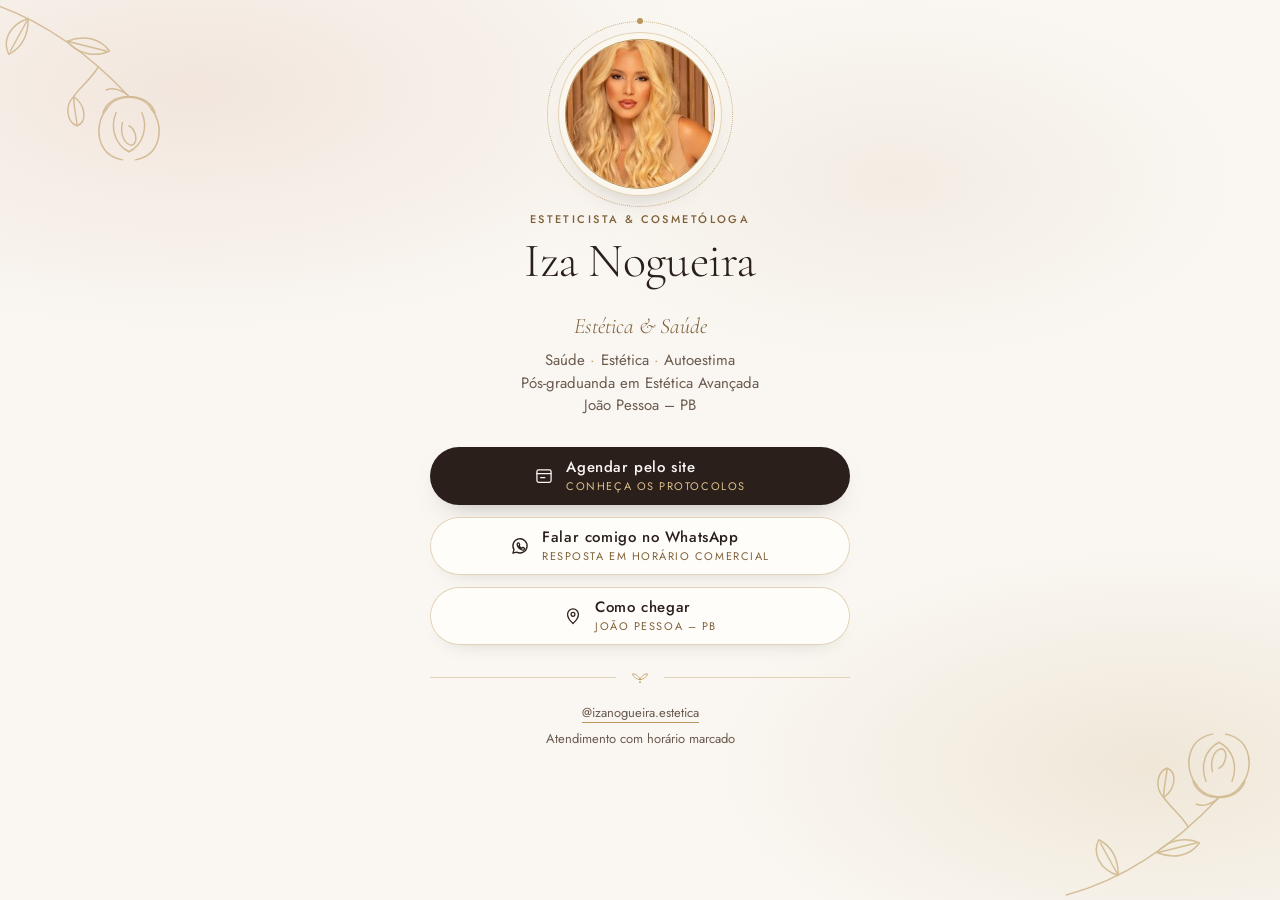
<file: links/index.html>
<!doctype html>
<html lang="pt-BR">
<head>
  <meta charset="utf-8">
  <meta name="viewport" content="width=device-width, initial-scale=1, viewport-fit=cover">
  <title>Iza Nogueira | Links</title>
  <meta name="description" content="Iza Nogueira, esteticista e cosmetóloga em João Pessoa. Agende sua avaliação pelo site ou fale direto pelo WhatsApp.">
  <meta name="robots" content="noindex, follow">
  <meta name="theme-color" content="#FAF7F2">
  <meta name="color-scheme" content="light">

  <!-- Quando tiver domínio próprio, troque https://abelfluxia.github.io/iza-estetica/ pelo domínio real. -->
  <meta property="og:type" content="website">
  <meta property="og:locale" content="pt_BR">
  <meta property="og:title" content="Iza Nogueira · Estética &amp; Saúde">
  <meta property="og:description" content="Agende sua avaliação pelo site ou fale direto pelo WhatsApp.">
  <meta property="og:url" content="https://abelfluxia.github.io/iza-estetica/links/">
  <meta property="og:image" content="https://abelfluxia.github.io/iza-estetica/assets/og-image.jpg">
  <meta property="og:image:width" content="1200">
  <meta property="og:image:height" content="630">
  <meta name="twitter:card" content="summary_large_image">

  <link rel="icon" href="../assets/favicon.svg" type="image/svg+xml">
  <link rel="apple-touch-icon" href="../assets/apple-touch-icon.png">
  <link rel="preload" as="font" href="../assets/fonts/cormorant-garamond.woff2" type="font/woff2" crossorigin>
  <link rel="preload" as="font" href="../assets/fonts/jost.woff2" type="font/woff2" crossorigin>
  <link rel="preload" as="image" href="../assets/iza-retrato-400.webp" type="image/webp" fetchpriority="high">

  <style>
    @font-face { font-family: "Cormorant Garamond"; font-style: normal; font-weight: 300 700; font-display: swap; src: url("../assets/fonts/cormorant-garamond.woff2") format("woff2"); }
    @font-face { font-family: "Cormorant Garamond"; font-style: italic; font-weight: 300 700; font-display: swap; src: url("../assets/fonts/cormorant-garamond-italic.woff2") format("woff2"); }
    @font-face { font-family: "Jost"; font-style: normal; font-weight: 100 900; font-display: swap; src: url("../assets/fonts/jost.woff2") format("woff2"); }
    :root {
      --bg: #FAF7F2; --bg-alt: #F2EBE2; --ink: #2A1F1A; --ink-2: #6A5A4F;
      --gold: #B9975B; --gold-text: #7E6039; --gold-soft: #E2D3B8; --nude: #EBD8CC; --white: #FFFDF9; --wa: #25D366;
      --display: "Cormorant Garamond", Georgia, serif; --sans: "Jost", system-ui, sans-serif;
      --ease: cubic-bezier(.2,.7,.2,1);
    }
    *, *::before, *::after { box-sizing: border-box; }
    html { -webkit-text-size-adjust: 100%; }
    body {
      margin: 0; min-height: 100svh;
      background: var(--bg); color: var(--ink);
      font: 400 1rem/1.5 var(--sans);
      -webkit-font-smoothing: antialiased;
      display: flex; flex-direction: column; align-items: center;
      padding: calc(40px + env(safe-area-inset-top)) 20px calc(28px + env(safe-area-inset-bottom));
      position: relative; overflow-x: hidden;
    }
    /* textura "mármore" sutil: manchas suaves em nude e areia */
    body::before {
      content: ""; position: fixed; inset: 0; z-index: -1; pointer-events: none;
      background:
        radial-gradient(60% 40% at 15% 10%, rgba(235,216,204,.55), transparent 70%),
        radial-gradient(50% 35% at 90% 85%, rgba(226,211,184,.45), transparent 70%),
        radial-gradient(40% 30% at 70% 20%, rgba(242,235,226,.9), transparent 70%),
        var(--bg);
    }
    a { color: inherit; text-decoration: none; }
    :focus-visible { outline: 2px solid var(--gold-text); outline-offset: 3px; border-radius: 999px; }

    .rose { position: fixed; width: 190px; color: var(--gold); opacity: .55; pointer-events: none; z-index: -1; }
    .rose--tl { left: -58px; top: -14px; transform: rotate(180deg) scaleX(-1); }
    .rose--br { right: -50px; bottom: -8px; }
    @media (min-width: 720px) { .rose { width: 260px; } .rose--tl { left: -40px; } .rose--br { right: -30px; } }

    .card { width: 100%; max-width: 420px; display: flex; flex-direction: column; align-items: center; text-align: center; }

    .avatar { position: relative; width: 148px; height: 148px; margin-bottom: 26px; }
    .avatar img {
      width: 100%; height: 100%; object-fit: cover; object-position: 50% 20%; border-radius: 50%; display: block;
      filter: sepia(.06) saturate(1.05) contrast(.97);
      box-shadow: 0 0 0 1px var(--gold), 0 0 0 7px var(--bg), 0 0 0 8px var(--gold-soft), 0 18px 32px -20px rgba(42,31,26,.45);
    }
    .avatar::after {
      content: ""; position: absolute; left: 50%; top: -22px; width: 6px; height: 6px; margin-left: -3px;
      border-radius: 50%; background: var(--gold);
    }
    .avatar::before {
      content: ""; position: absolute; inset: -19px; border-radius: 50%;
      border: 1px dotted var(--gold); opacity: .75;
    }

    .eyebrow { font: 500 .6875rem/1 var(--sans); letter-spacing: .22em; text-transform: uppercase; color: var(--gold-text); margin-bottom: 12px; }
    h1 { margin: 0 0 6px; font: 300 clamp(2.4rem, 11vw, 3rem)/1 var(--display); letter-spacing: -.01em; }
    .sub { font: italic 300 1.375rem/1.2 var(--display); color: var(--gold-text); margin-bottom: 10px; }
    .bio { color: var(--ink-2); font-size: .9375rem; max-width: 34ch; margin: 0 0 30px; text-wrap: pretty; }
    .bio .dot { color: var(--gold); margin: 0 .35em; }

    .links { width: 100%; display: grid; gap: 12px; }
    .btn {
      display: flex; align-items: center; justify-content: center; gap: 12px;
      min-height: 58px; padding: 0 22px; border-radius: 999px;
      background: var(--ink); color: var(--bg);
      font: 500 .9375rem/1 var(--sans); letter-spacing: .04em;
      box-shadow: 0 12px 28px -18px rgba(42,31,26,.5);
      transition: transform .2s var(--ease), background-color .2s, box-shadow .2s;
      position: relative;
    }
    .btn svg { width: 20px; height: 20px; flex: 0 0 auto; }
    .btn:hover { transform: translateY(-1px); background: #1C1410; }
    .btn:active { transform: translateY(0); }
    .btn--ghost { background: var(--white); color: var(--ink); box-shadow: inset 0 0 0 1px var(--gold-soft), 0 10px 24px -20px rgba(42,31,26,.4); }
    .btn--ghost:hover { background: var(--white); box-shadow: inset 0 0 0 1px var(--gold), 0 14px 28px -20px rgba(42,31,26,.45); }
    .btn--ghost .wa { color: var(--ink); }
    .btn small { display: block; font: 400 .6875rem/1 var(--sans); letter-spacing: .14em; text-transform: uppercase; color: var(--gold-text); margin-top: 6px; }
    .btn__text { display: grid; text-align: left; }
    .btn--primary .btn__text small { color: #DCC08C; }

    .divider { display: flex; align-items: center; gap: 14px; width: 100%; margin: 26px 0 18px; color: var(--gold); }
    .divider::before, .divider::after { content: ""; flex: 1; height: 1px; background: var(--gold-soft); }
    .divider svg { width: 20px; height: 14px; }

    .foot { color: var(--ink-2); font-size: .8125rem; display: grid; gap: 6px; justify-items: center; }
    .foot a { background-image: linear-gradient(var(--gold), var(--gold)); background-size: 100% 1px; background-repeat: no-repeat; background-position: 0 100%; padding-bottom: 1px; }

    /* telas baixas (iPhone SE, Android compactos): tudo cabe sem rolar */
    @media (max-height: 700px) {
      body { padding-top: calc(28px + env(safe-area-inset-top)); }
      .avatar { width: 124px; height: 124px; margin-bottom: 20px; }
      .avatar::before { inset: -15px; }
      .avatar::after { top: -18px; }
      h1 { font-size: 2.25rem; }
      .sub { font-size: 1.25rem; margin-bottom: 6px; }
      .bio { margin-bottom: 20px; font-size: .875rem; }
      .btn { min-height: 54px; }
      .links { gap: 10px; }
      .divider { margin: 18px 0 12px; }
    }

    .in { opacity: 0; transform: translateY(10px); animation: in .7s var(--ease) forwards; animation-delay: calc(var(--i, 0) * 90ms); }
    @keyframes in { to { opacity: 1; transform: none; } }
    @media (prefers-reduced-motion: reduce) { .in { animation: none; opacity: 1; transform: none; } .btn:hover { transform: none; } }
  </style>
</head>
<body>
  <svg width="0" height="0" style="position:absolute" aria-hidden="true" focusable="false">
    <defs>
      <symbol id="o-rose" viewBox="0 0 160 120">
        <g fill="none" stroke="currentColor" stroke-width=".9" stroke-linecap="round" stroke-linejoin="round">
          <path d="M10 112C40 104 72 86 104 52"/>
          <path d="M42 100C30 96 26 86 30 78 38 82 42 90 42 100Z"/><path d="M42 100 31 80"/>
          <path d="M66 86C76 90 86 88 92 80 84 76 72 78 66 86Z"/><path d="M66 86 90 80"/>
          <path d="M85 70C80 62 74 58 70 52"/>
          <path d="M70 52C64 46 66 36 72 34 78 36 78 46 70 52Z"/><path d="M70 52C70 44 72 38 72 34"/>
          <g transform="translate(-8 -2)">
            <path d="M98 46C90 36 92 18 108 15M126 46C134 36 132 18 116 15"/>
            <path d="M98 46C104 56 120 56 126 46"/>
            <path d="M104 44C100 34 104 24 112 20 120 24 124 34 120 44"/>
            <path d="M108 38C106 30 110 24 114 24 118 26 116 34 112 36"/>
            <path d="M112 54C104 54 98 50 96 44M112 54C120 54 126 50 128 44M112 54C108 58 102 60 98 58"/>
          </g>
        </g>
      </symbol>
      <symbol id="o-leaf" viewBox="128 0 24 16">
        <g fill="none" stroke="currentColor" stroke-width=".9" stroke-linecap="round" stroke-linejoin="round">
          <path d="M140 10C136 10 132 7 131 3 135 3 139 6 140 10ZM140 10C144 10 148 7 149 3 145 3 141 6 140 10Z"/>
          <circle cx="140" cy="13" r="1" fill="currentColor" stroke="none"/>
        </g>
      </symbol>
      <symbol id="i-wa" viewBox="0 0 24 24">
        <g fill="none" stroke="currentColor" stroke-width="1.6" stroke-linecap="round" stroke-linejoin="round">
          <path d="M3.5 20.5l1.3-4.2A8.5 8.5 0 1 1 8 19.3L3.5 20.5z"/>
          <path d="M9.2 8.6c.2-.4.4-.4.7-.4h.5c.2 0 .4.1.5.4l.7 1.6c.1.2 0 .4-.1.6l-.5.6c-.1.1-.1.3 0 .5a6 6 0 0 0 2.9 2.7c.2.1.4.1.5-.1l.6-.7c.2-.2.4-.2.6-.1l1.6.8c.3.1.4.3.4.5-.1.8-.6 1.6-1.4 1.8-.8.3-1.8.1-3.1-.6a9.5 9.5 0 0 1-3.8-3.7c-.7-1.3-.9-2.3-.6-3.1z"/>
        </g>
      </symbol>
      <symbol id="i-site" viewBox="0 0 24 24">
        <g fill="none" stroke="currentColor" stroke-width="1.5" stroke-linecap="round" stroke-linejoin="round">
          <rect x="3.5" y="4.5" width="17" height="15" rx="2"/>
          <path d="M3.5 9h17M8 14h5"/>
        </g>
      </symbol>
      <symbol id="i-pin" viewBox="0 0 24 24">
        <g fill="none" stroke="currentColor" stroke-width="1.5" stroke-linecap="round" stroke-linejoin="round">
          <path d="M12 21s-6.5-5.6-6.5-11a6.5 6.5 0 0 1 13 0c0 5.4-6.5 11-6.5 11z"/>
          <circle cx="12" cy="10" r="2.3"/>
        </g>
      </symbol>
      <symbol id="i-ig" viewBox="0 0 24 24">
        <g fill="none" stroke="currentColor" stroke-width="1.5" stroke-linecap="round" stroke-linejoin="round">
          <rect x="3.5" y="3.5" width="17" height="17" rx="4.5"/>
          <circle cx="12" cy="12" r="3.8"/>
          <circle cx="17.2" cy="6.8" r=".6" fill="currentColor"/>
        </g>
      </symbol>
    </defs>
  </svg>

  <svg class="rose rose--tl" viewBox="0 0 160 120" aria-hidden="true"><use href="#o-rose"/></svg>
  <svg class="rose rose--br" viewBox="0 0 160 120" aria-hidden="true"><use href="#o-rose"/></svg>

  <main class="card">
    <div class="avatar in">
      <picture>
        <source srcset="../assets/iza-retrato-400.webp" type="image/webp">
        <img src="../assets/iza-retrato-400.jpg" width="148" height="148" alt="Iza Nogueira, esteticista e cosmetóloga em João Pessoa" fetchpriority="high">
      </picture>
    </div>
    <span class="eyebrow in" style="--i:1">Esteticista &amp; Cosmetóloga</span>
    <h1 class="in" style="--i:2">Iza Nogueira</h1>
    <p class="sub in" style="--i:3">Estética &amp; Saúde</p>
    <p class="bio in" style="--i:4">Saúde<span class="dot">·</span>Estética<span class="dot">·</span>Autoestima<br>Pós-graduanda em Estética Avançada<br>João Pessoa – PB</p>

    <nav class="links" aria-label="Links">
      <a class="btn btn--primary in" style="--i:5" href="../" data-origem="links-site">
        <svg aria-hidden="true"><use href="#i-site"/></svg>
        <span class="btn__text">Agendar pelo site<small>Conheça os protocolos</small></span>
      </a>
      <a class="btn btn--ghost in" style="--i:6" href="https://wa.me/5583996747355?text=Oi%2C%20Iza!%20Vim%20pelo%20Instagram%20e%20quero%20agendar%20uma%20avalia%C3%A7%C3%A3o.%20Minha%20principal%20queixa%20%C3%A9%3A%20" target="_blank" rel="noopener" data-origem="links-whatsapp">
        <svg class="wa" aria-hidden="true"><use href="#i-wa"/></svg>
        <span class="btn__text">Falar comigo no WhatsApp<small>Resposta em horário comercial</small></span>
      </a>
      <a class="btn btn--ghost in" style="--i:7" href="https://www.google.com/maps/search/Jo%C3%A3o%20Pessoa%2C%20Brazil/@-7.1629,-34.8756,17z?hl=pt-BR" target="_blank" rel="noopener" data-origem="links-mapa">
        <svg aria-hidden="true"><use href="#i-pin"/></svg>
        <span class="btn__text">Como chegar<small>João Pessoa – PB</small></span>
      </a>
    </nav>

    <div class="divider in" style="--i:8" aria-hidden="true"><svg viewBox="0 0 24 16"><use href="#o-leaf"/></svg></div>

    <footer class="foot in" style="--i:9">
      <a href="https://www.instagram.com/izanogueira.estetica/" target="_blank" rel="noopener">@izanogueira.estetica</a>
      <span>Atendimento com horário marcado</span>
    </footer>
  </main>

  <script>
    // Rastreio opcional (GA4 / Meta Pixel) dos cliques
    document.querySelectorAll('a[data-origem]').forEach(function (a) {
      a.addEventListener('click', function () {
        var o = a.getAttribute('data-origem');
        if (typeof window.gtag === 'function') window.gtag('event', 'link_click', { origem: o });
        if (typeof window.fbq === 'function') window.fbq('trackCustom', 'LinkClick', { origem: o });
      });
    });
  </script>
</body>
</html>
</file>
